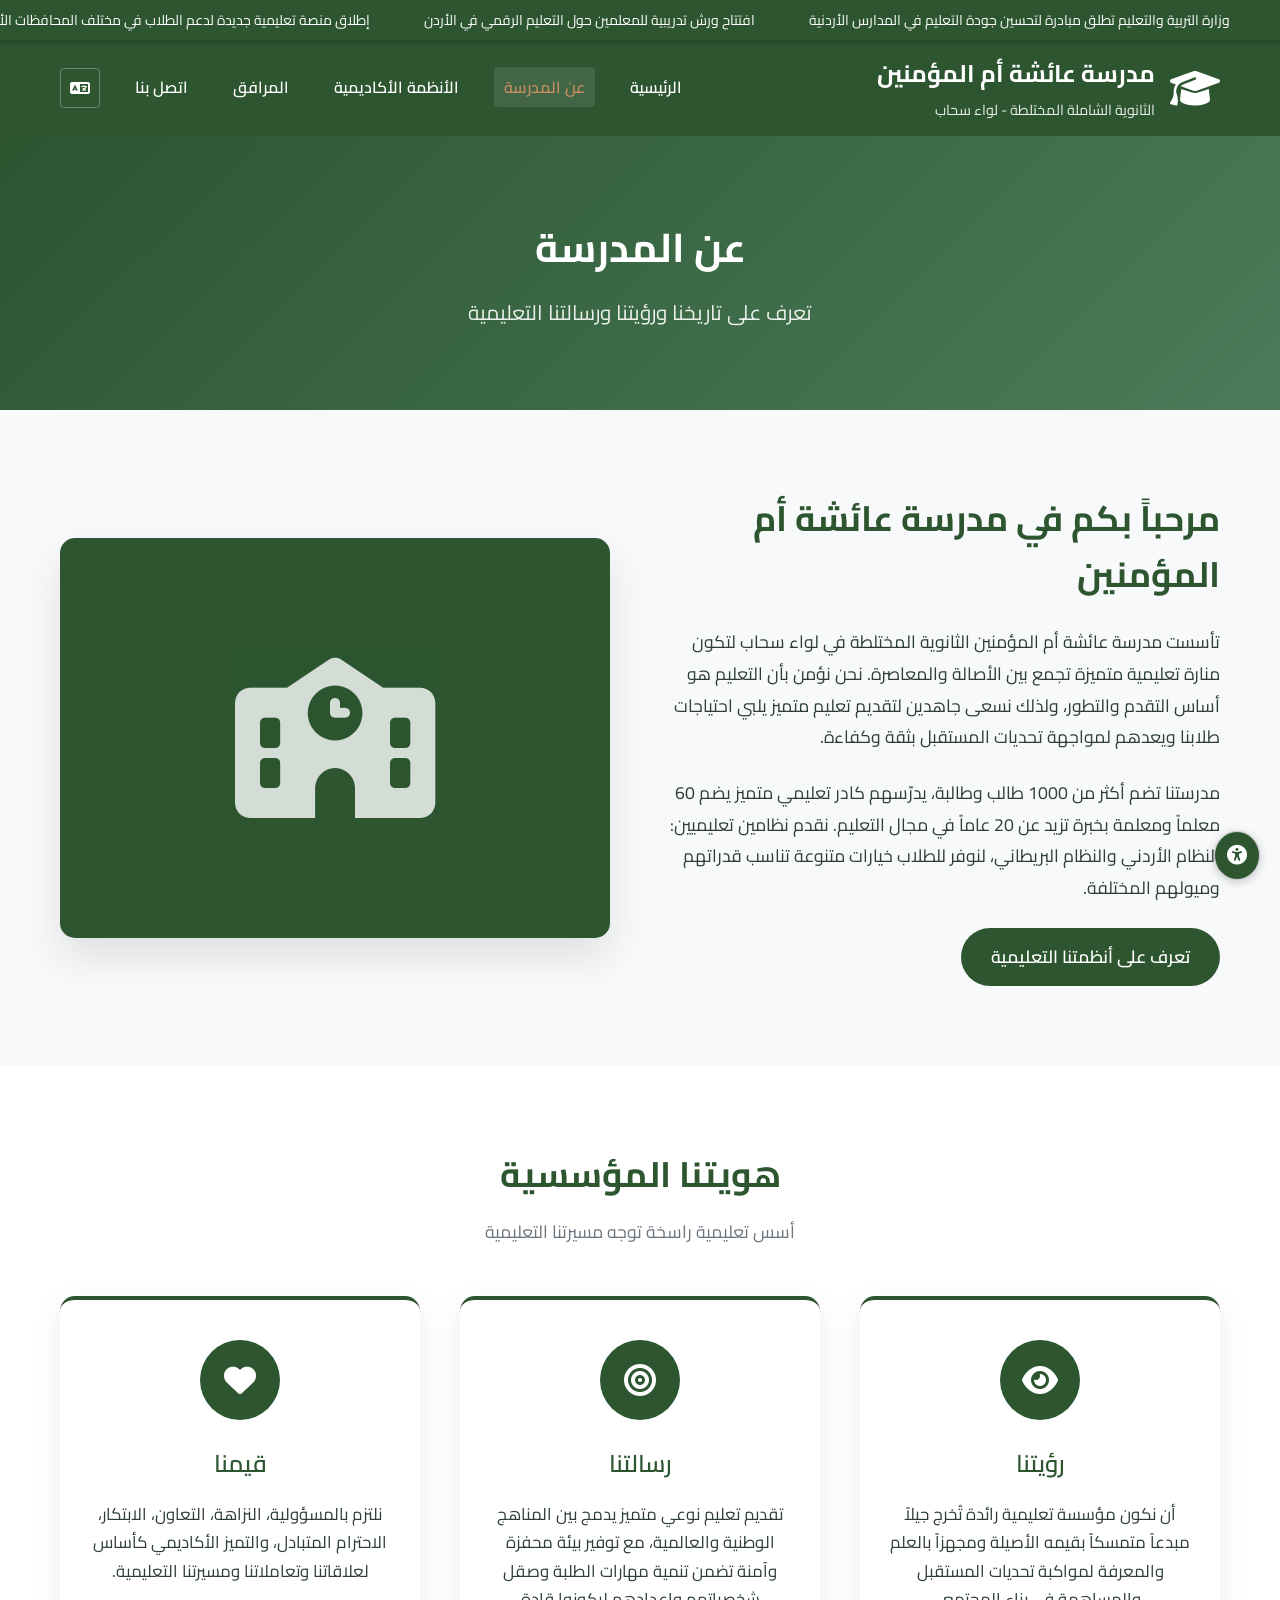
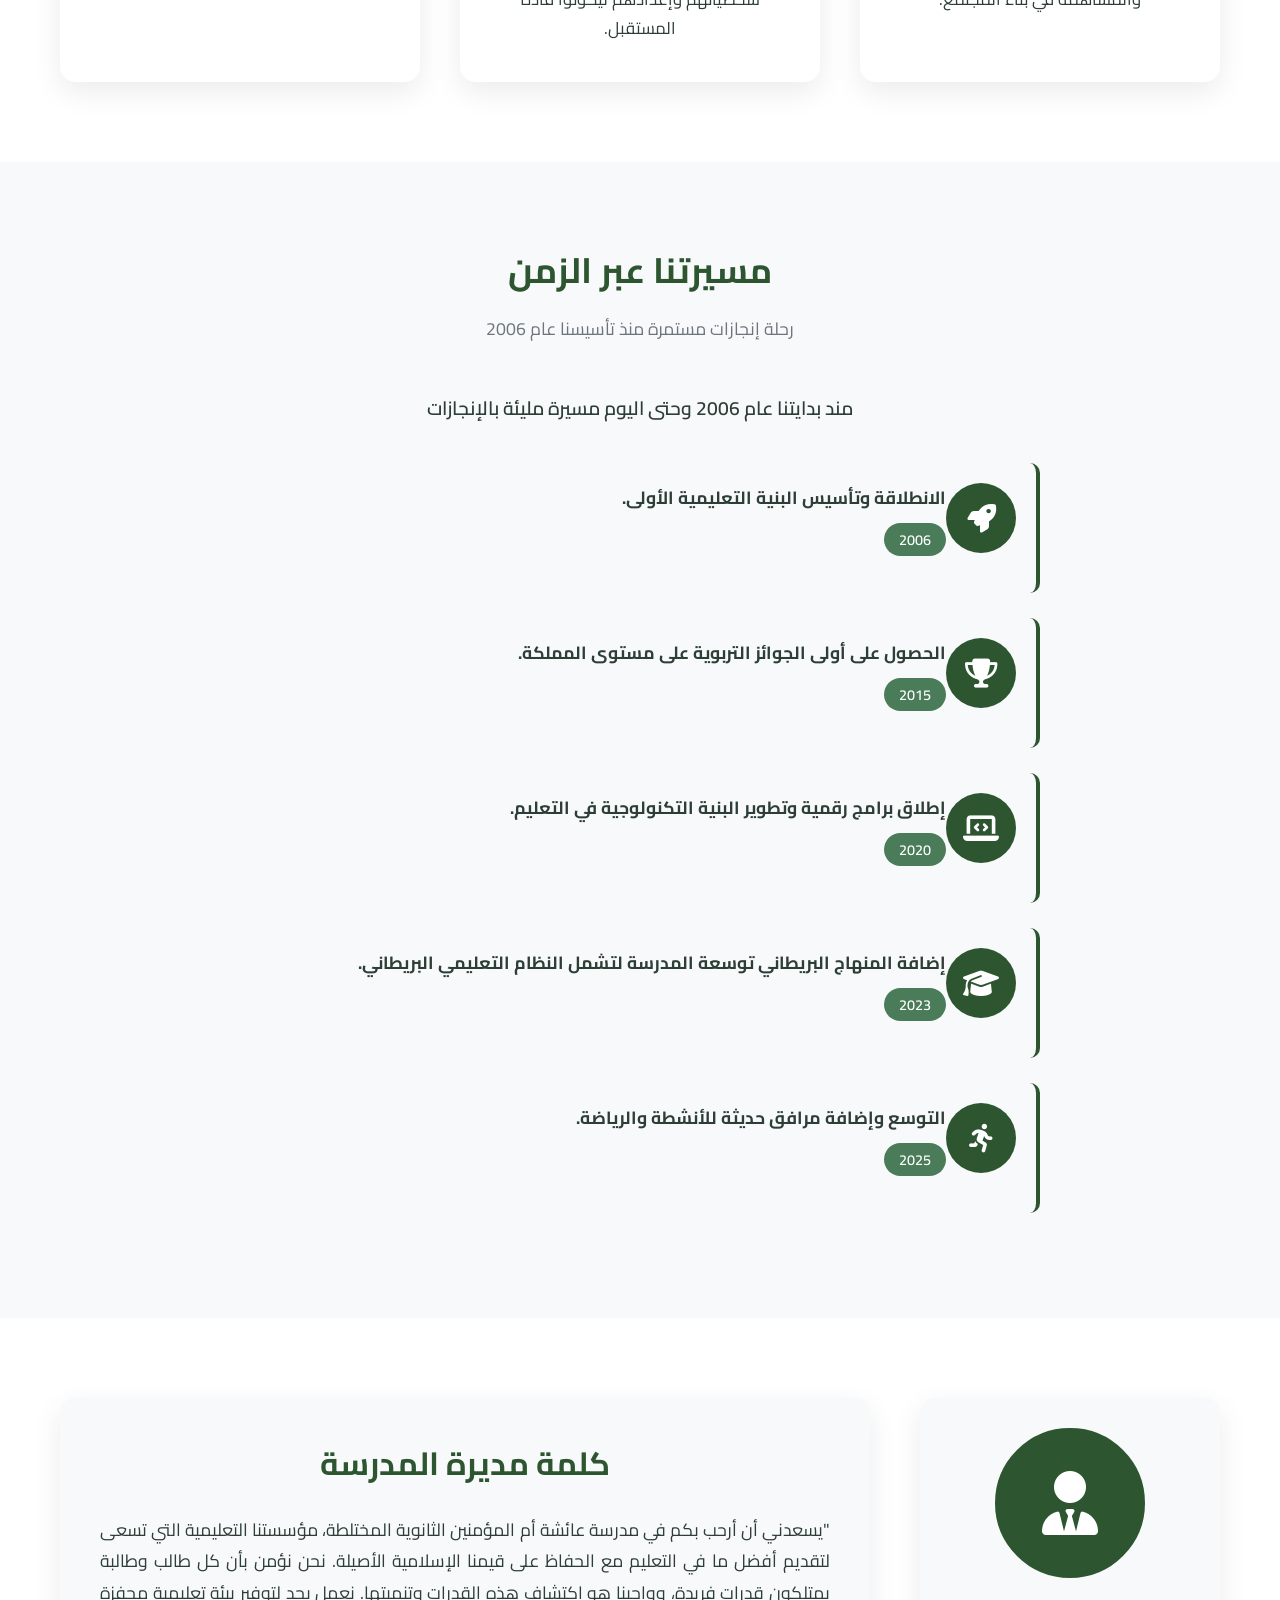
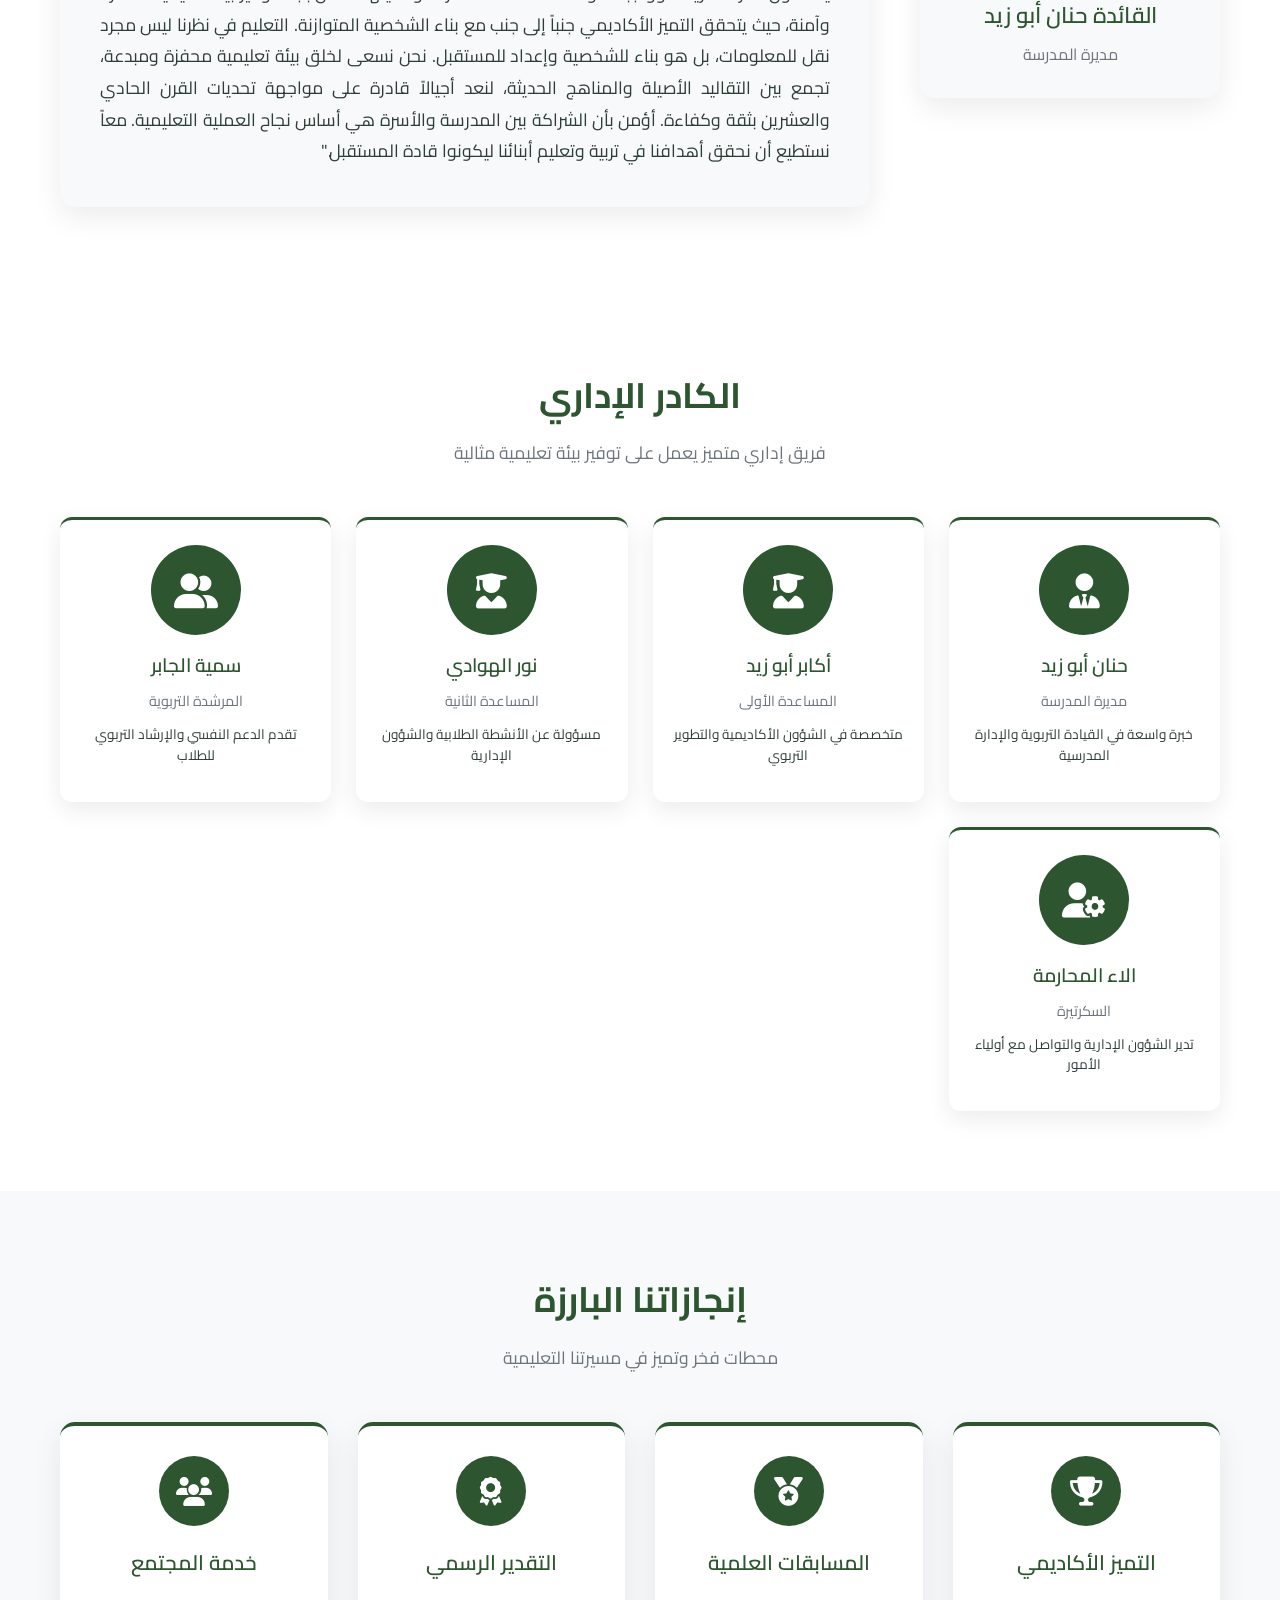
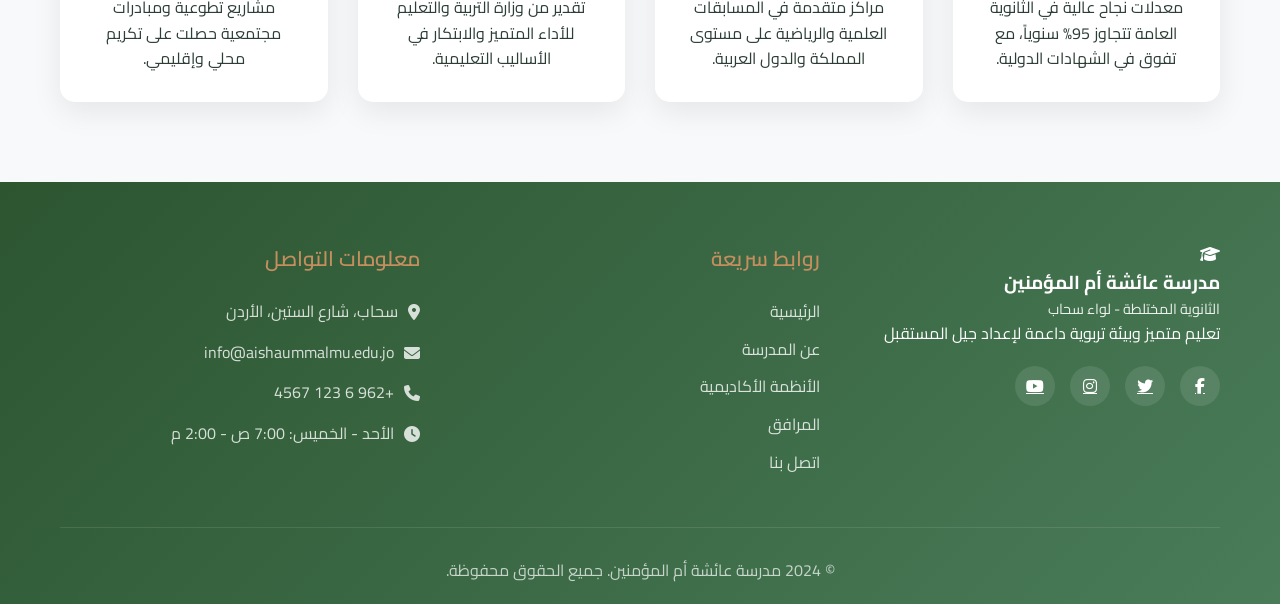
<file: about.html>
<!DOCTYPE html>
<html lang="ar" dir="rtl">
<head>
    <link rel="icon" type="image/png" href="lif (1).png" />
    <meta charset="UTF-8">
    <meta name="viewport" content="width=device-width, initial-scale=1.0">
    <title>عن المدرسة - مدرسة عائشة أم المؤمنين</title>
    <meta name="description" content="تعرف على مدرسة عائشة أم المؤمنين، تاريخها، رؤيتها، وكادرها التعليمي المتميز">
    <link href="https://fonts.googleapis.com/css2?family=Cairo:wght@300;400;600;700&family=Roboto:wght@300;400;500;700&display=swap" rel="stylesheet">
    <link rel="stylesheet" href="https://cdnjs.cloudflare.com/ajax/libs/font-awesome/6.4.0/css/all.min.css">
    <style>
   .main-nav {
            background: var(--primary);
            padding: 15px 0;
            box-shadow: 0 2px 10px rgba(0,0,0,0.1);
        }

        .nav-content {
            display: flex;
            justify-content: space-between;
            align-items: center;
        }

        .logo {
            display: flex;
            align-items: center;
            text-decoration: none;
            color: white;
            gap: 15px;
        }

        .logo i {
            font-size: 2.5rem;
        }

        .logo-text h1 {
            font-size: 1.5rem;
            margin-bottom: 5px;
        }

        .logo-text p {
            font-size: 0.9rem;
            opacity: 0.9;
        }

        .nav-menu {
            display: flex;
            list-style: none;
            gap: 25px;
            align-items: center;
        }

        .nav-menu a {
            color: white;
            text-decoration: none;
            font-weight: 600;
            transition: color 0.3s;
            padding: 5px 10px;
            border-radius: 4px;
        }

        .nav-menu a:hover, .nav-menu a.active {
            color: var(--accent);
            background: rgba(255,255,255,0.1);
        }

        .language-btn {
            background: transparent;
            color: white;
            border: 1px solid rgba(255,255,255,0.3);
            padding: 8px 12px;
            border-radius: 4px;
            cursor: pointer;
            transition: all 0.3s ease;
            font-size: 1rem;
            display: flex;
            align-items: center;
            justify-content: center;
            width: 40px;
            height: 40px;
        }

        .language-btn:hover {
            background: rgba(255,255,255,0.1);
        }

        .mobile-menu-btn {
            display: none;
            background: none;
            border: none;
            color: white;
            font-size: 1.5rem;
            cursor: pointer;
        }

        :root {
            --primary: #2c5530;
            --secondary: #4a7c59;
            --accent: #c48e5f;
            --light: #f8f9fa;
            --dark: #2d3e36;
            --neutral: #6c757d;
            --success: #7aa893;
            --warning: #e6c57a;
            --danger: #d97706;
            --gradient: linear-gradient(135deg, #2c5530, #4a7c59);
            --gradient-light: linear-gradient(135deg, #4a7c59, #c48e5f);
        }

        * {
            margin: 0;
            padding: 0;
            box-sizing: border-box;
            transition: font-size 0.3s ease, filter 0.3s ease;
        }

        body {
            font-family: 'Cairo', sans-serif;
            line-height: 1.6;
            color: var(--dark);
            background-color: var(--light);
            font-size: 16px;
        }

        /* أحجام الخطوط المختلفة */
        body.font-small {
            font-size: 14px;
        }

        body.font-medium {
            font-size: 16px;
        }

        body.font-large {
            font-size: 18px;
        }

        /* التباين العالي */
        body.contrast-high {
            --primary: #000000;
            --secondary: #333333;
            --light: #ffffff;
            --dark: #000000;
            --accent: #ff6600;
            color: #000000;
            background-color: #ffffff;
        }

        body.contrast-high * {
            color: #000000 !important;
            background-color: #ffffff !important;
            border-color: #000000 !important;
        }

        body.contrast-high .btn,
        body.contrast-high .stat-icon,
        body.contrast-high .feature-icon,
        body.contrast-high .system-icon {
            background-color: #000000 !important;
            color: #ffffff !important;
            border: 2px solid #000000 !important;
        }

        .container {
            width: 100%;
            max-width: 1200px;
            margin: 0 auto;
            padding: 0 20px;
        }

        /* شريط الأخبار */
        .news-bar {
            background-color: var(--primary);
            color: #fff;
            width: 100%;
            overflow: hidden;
            white-space: nowrap;
            box-shadow: 0 2px 5px rgba(0,0,0,0.2);
            position: relative;
            height: 40px;
            display: flex;
            align-items: center;
        }

        .news-wrapper {
            display: inline-block;
            padding-left: 100%;
            animation: scroll 60s linear infinite;
        }

        .news-wrapper a {
            color: #fff;
            text-decoration: none;
            margin-right: 50px;
            font-size: 14px;
        }

        @keyframes scroll {
            0% { transform: translateX(0); }
            100% { transform: translateX(-100%); }
        }

        /* زر إمكانية الوصول */
        .accessibility-side {
            position: fixed;
            bottom: 20px;
            right: 20px;
            z-index: 10000;
            display: flex;
            flex-direction: column;
            align-items: flex-end;
        }

        .accessibility-btn {
            background-color: var(--primary);
            border: 1px solid #ccc;
            padding: 12px;
            border-radius: 50%;
            cursor: pointer;
            font-size: 20px;
            transition: transform 0.2s;
            box-shadow: 0 2px 10px rgba(0,0,0,0.2);
            color: white;
        }

        .accessibility-btn:hover {
            transform: scale(1.1);
            background-color: var(--secondary);
        }

        .accessibility-dropdown {
            display: none;
            flex-direction: column;
            background-color: #fff;
            border-radius: 8px;
            box-shadow: 0 2px 6px rgba(0,0,0,0.2);
            margin-top: 10px;
            min-width: 180px;
            position: absolute;
            bottom: 100%;
            right: 0;
        }

        .accessibility-dropdown a {
            display: block;
            padding: 8px 12px;
            color: #333;
            text-decoration: none;
            font-size: 14px;
            border-bottom: 1px solid #f0f0f0;
        }

        .accessibility-dropdown a:hover {
            background-color: #eee;
        }

        /* Header بدون فراغ */
        .header {
            box-shadow: 0 2px 10px rgba(0,0,0,0.1);
            margin-top: 0;
        }

        .main-nav {
            background: var(--primary);
            padding: 15px 0;
        }

        .nav-content {
            display: flex;
            justify-content: space-between;
            align-items: center;
        }

        .logo {
            display: flex;
            align-items: center;
            text-decoration: none;
            color: white;
            gap: 15px;
        }

        .logo i {
            font-size: 2.5rem;
        }

        .logo-text h1 {
            font-size: 1.5rem;
            margin-bottom: 5px;
        }

        .logo-text p {
            font-size: 0.9rem;
            opacity: 0.9;
        }

        .nav-menu {
            display: flex;
            list-style: none;
            gap: 25px;
            align-items: center;
        }

        .nav-menu a {
            color: white;
            text-decoration: none;
            font-weight: 600;
            transition: color 0.3s;
            padding: 5px 10px;
            border-radius: 4px;
        }

        .nav-menu a:hover, .nav-menu a.active {
            color: var(--accent);
            background: rgba(255,255,255,0.1);
        }

        .language-btn {
            background: transparent;
            color: white;
            border: 1px solid rgba(255,255,255,0.3);
            padding: 8px 12px;
            border-radius: 4px;
            cursor: pointer;
            transition: all 0.3s ease;
            font-size: 1rem;
            display: flex;
            align-items: center;
            justify-content: center;
            width: 40px;
            height: 40px;
        }

        .language-btn:hover {
            background: rgba(255,255,255,0.1);
        }

        .mobile-menu-btn {
            display: none;
            background: none;
            border: none;
            color: white;
            font-size: 1.5rem;
            cursor: pointer;
        }

        /* Page Header */
        .page-header {
            background: var(--gradient);
            color: white;
            padding: 80px 0;
            text-align: center;
            margin-top: 0;
        }

        .page-header-content h1 {
            font-size: 2.5rem;
            margin-bottom: 1rem;
            font-weight: 700;
        }

        .page-header-content p {
            font-size: 1.3rem;
            opacity: 0.9;
        }

        /* تحسينات إضافية للصفحة */
        .school-intro {
            padding: 80px 0;
            background: var(--light);
        }

        .intro-content {
            display: grid;
            grid-template-columns: 1fr 1fr;
            gap: 60px;
            align-items: center;
        }

        .intro-text h2 {
            color: var(--primary);
            font-size: 2.2rem;
            margin-bottom: 1.5rem;
            font-weight: 700;
        }

        .intro-text p {
            font-size: 1.1rem;
            line-height: 1.8;
            margin-bottom: 1.5rem;
            color: var(--dark);
        }

        .intro-icon {
            position: relative;
            border-radius: 15px;
            overflow: hidden;
            box-shadow: 0 20px 40px rgba(0,0,0,0.1);
            background: var(--primary);
            height: 400px;
            display: flex;
            align-items: center;
            justify-content: center;
            color: white;
        }

        .intro-icon i {
            font-size: 10rem;
            opacity: 0.8;
        }

        .vision-mission-section {
            padding: 80px 0;
            background: white;
        }

        .section-header {
            text-align: center;
            margin-bottom: 50px;
        }

        .section-header h2 {
            color: var(--primary);
            font-size: 2.2rem;
            margin-bottom: 1rem;
            font-weight: 700;
        }

        .section-header p {
            color: var(--neutral);
            font-size: 1.1rem;
            max-width: 700px;
            margin: 0 auto;
            line-height: 1.6;
        }

        .vm-grid {
            display: grid;
            grid-template-columns: repeat(auto-fit, minmax(350px, 1fr));
            gap: 40px;
            margin-top: 50px;
        }

        .vm-card {
            background: white;
            padding: 40px 30px;
            border-radius: 15px;
            text-align: center;
            box-shadow: 0 10px 30px rgba(0,0,0,0.08);
            transition: all 0.3s ease;
            border-top: 4px solid var(--primary);
        }

        .vm-card:hover {
            transform: translateY(-10px);
            box-shadow: 0 20px 40px rgba(0,0,0,0.15);
        }

        .vm-icon {
            width: 80px;
            height: 80px;
            margin: 0 auto 25px;
            background: var(--primary);
            border-radius: 50%;
            display: flex;
            align-items: center;
            justify-content: center;
            color: white;
            font-size: 2rem;
        }

        .vm-card h3 {
            color: var(--primary);
            font-size: 1.5rem;
            margin-bottom: 1rem;
            font-weight: 600;
        }

        .vm-card p {
            color: var(--dark);
            line-height: 1.7;
            font-size: 1.05rem;
        }

        /* قسم التاريخ المعدل */
        .history-section {
            padding: 80px 0;
            background: var(--light);
        }

        .history-container {
            max-width: 1000px;
            margin: 0 auto;
        }

        .history-intro {
            text-align: center;
            margin-bottom: 40px;
            font-size: 1.2rem;
            color: var(--dark);
            font-weight: 600;
            padding: 0 20px;
        }

        .achievements-list {
            max-width: 800px;
            margin: 0 auto;
        }

        .achievement-item {
            display: flex;
            align-items: flex-start;
            margin-bottom: 25px;
            padding: 20px;
            background: #f8f9fa;
            border-radius: 10px;
            transition: all 0.3s ease;
            border-right: 4px solid var(--primary);
        }

        .achievement-item:hover {
            transform: translateX(-5px);
            box-shadow: 0 5px 15px rgba(0,0,0,0.1);
            background: white;
        }

        .achievement-icon {
            background: var(--primary);
            color: white;
            width: 40px;
            height: 40px;
            border-radius: 50%;
            display: flex;
            align-items: center;
            justify-content: center;
            margin-left: 20px;
            flex-shrink: 0;
            font-size: 1.2rem;
        }

        .achievement-text {
            flex: 1;
        }

        .achievement-text p {
            font-size: 1.1rem;
            line-height: 1.7;
            color: var(--dark);
            margin: 0;
        }

        .achievement-year {
            display: inline-block;
            background: var(--secondary);
            color: white;
            padding: 5px 15px;
            border-radius: 20px;
            font-size: 0.9rem;
            margin-top: 10px;
            font-weight: 600;
        }

        /* قسم الكادر الإداري - مصغر */
        .admin-staff {
            padding: 80px 0;
            background: white;
        }

        .staff-grid {
            display: grid;
            grid-template-columns: repeat(auto-fit, minmax(250px, 1fr));
            gap: 25px;
            margin-top: 50px;
        }

        .staff-card {
            background: white;
            padding: 25px 20px;
            border-radius: 12px;
            text-align: center;
            box-shadow: 0 8px 25px rgba(0,0,0,0.08);
            transition: all 0.3s ease;
            border-top: 3px solid var(--primary);
        }

        .staff-card:hover {
            transform: translateY(-8px);
            box-shadow: 0 15px 35px rgba(0,0,0,0.12);
        }

        .staff-image {
            width: 90px;
            height: 90px;
            margin: 0 auto 15px;
            background: var(--primary);
            border-radius: 50%;
            display: flex;
            align-items: center;
            justify-content: center;
            color: white;
            font-size: 2.2rem;
        }

        .staff-card h3 {
            color: var(--primary);
            font-size: 1.2rem;
            margin-bottom: 0.5rem;
            font-weight: 600;
        }

        .staff-card p {
            color: var(--neutral);
            font-size: 0.9rem;
            margin-bottom: 12px;
        }

        .staff-description p {
            color: var(--dark);
            font-size: 0.85rem;
            line-height: 1.5;
        }

        .principal-message {
            padding: 80px 0;
            background: white;
        }

        .message-content {
            display: grid;
            grid-template-columns: 300px 1fr;
            gap: 50px;
            align-items: start;
        }

        .principal-info {
            text-align: center;
            background: var(--light);
            padding: 30px;
            border-radius: 15px;
            box-shadow: 0 10px 30px rgba(0,0,0,0.08);
        }

        .principal-icon {
            width: 150px;
            height: 150px;
            margin: 0 auto 20px;
            border-radius: 50%;
            overflow: hidden;
            border: 4px solid var(--primary);
            background: var(--primary);
            display: flex;
            align-items: center;
            justify-content: center;
            color: white;
        }

        .principal-icon i {
            font-size: 4rem;
        }

        .principal-details h3 {
            color: var(--primary);
            font-size: 1.4rem;
            margin-bottom: 0.5rem;
            font-weight: 600;
        }

        .principal-details p {
            color: var(--neutral);
            font-size: 1rem;
        }

        .message-text {
            background: var(--light);
            padding: 40px;
            border-radius: 15px;
            box-shadow: 0 10px 30px rgba(0,0,0,0.08);
        }

        .message-text h2 {
            color: var(--primary);
            font-size: 2rem;
            margin-bottom: 1.5rem;
            text-align: center;
            font-weight: 700;
        }

        .message-text .message-content-single {
            font-size: 1.1rem;
            line-height: 1.8;
            color: var(--dark);
            text-align: justify;
        }

        .achievements-section {
            padding: 80px 0;
            background: var(--light);
        }

        .achievements-grid {
            display: grid;
            grid-template-columns: repeat(4, 1fr);
            gap: 30px;
            margin-top: 50px;
        }

        .achievement-card {
            background: white;
            padding: 30px;
            border-radius: 15px;
            text-align: center;
            box-shadow: 0 10px 30px rgba(0,0,0,0.08);
            transition: all 0.3s ease;
            border-top: 4px solid var(--primary);
        }

        .achievement-card:hover {
            transform: translateY(-5px);
            box-shadow: 0 15px 35px rgba(0,0,0,0.15);
        }

        .achievement-icon {
            width: 70px;
            height: 70px;
            margin: 0 auto 20px;
            background: var(--primary);
            border-radius: 50%;
            display: flex;
            align-items: center;
            justify-content: center;
            color: white;
            font-size: 1.8rem;
        }

        .achievement-card h3 {
            color: var(--primary);
            font-size: 1.3rem;
            margin-bottom: 1rem;
            font-weight: 600;
        }

        .achievement-card p {
            color: var(--dark);
            line-height: 1.6;
        }

        /* تحسين الأزرار العامة */
        .btn {
            display: inline-block;
            padding: 15px 30px;
            border-radius: 50px;
            text-decoration: none;
            font-weight: 600;
            font-size: 1.1rem;
            transition: all 0.3s ease;
            text-align: center;
            border: none;
            cursor: pointer;
        }

        .btn-primary {
            background: var(--primary);
            color: white;
        }

        .btn-primary:hover {
            background: var(--secondary);
            transform: translateY(-3px);
            box-shadow: 0 10px 25px rgba(67, 94, 70, 0.3);
        }

        .text-center {
            text-align: center;
        }

        /* تحسين الفوتر */
        .footer {
            background: var(--gradient);
            color: white;
            padding: 60px 0 20px;
        }

        .footer-content {
            display: grid;
            grid-template-columns: repeat(auto-fit, minmax(250px, 1fr));
            gap: 40px;
            margin-bottom: 40px;
        }

        .footer-section h4 {
            color: var(--accent);
            margin-bottom: 1.5rem;
            font-weight: 600;
            font-size: 1.3rem;
        }

        .footer-links {
            list-style: none;
            padding: 0;
        }

        .footer-links li {
            margin-bottom: 12px;
        }

        .footer-links li a {
            color: rgba(255,255,255,0.8);
            transition: color 0.3s ease;
            text-decoration: none;
            display: flex;
            align-items: center;
            gap: 8px;
        }

        .footer-links li a:hover {
            color: var(--accent);
            transform: translateX(-5px);
        }

        .contact-item {
            color: rgba(255,255,255,0.8);
            display: flex;
            align-items: center;
            gap: 10px;
            margin-bottom: 15px;
        }

        .social-links {
            display: flex;
            gap: 15px;
            margin-top: 20px;
        }

        .social-links a {
            width: 40px;
            height: 40px;
            background: rgba(255,255,255,0.1);
            color: white;
            border-radius: 50%;
            display: flex;
            align-items: center;
            justify-content: center;
            transition: all 0.3s ease;
        }

        .social-links a:hover {
            background: var(--accent);
            color: var(--dark);
            transform: translateY(-3px);
        }

        .footer-bottom {
            text-align: center;
            padding-top: 30px;
            border-top: 1px solid rgba(255,255,255,0.1);
            color: rgba(255,255,255,0.7);
        }

        /* تأثيرات الحركة */
        .animate-fade-in {
            opacity: 0;
            transform: translateY(30px);
            animation: fadeInUp 0.8s ease forwards;
        }

        @keyframes fadeInUp {
            to {
                opacity: 1;
                transform: translateY(0);
            }
        }

        /* تحسينات للعرض على الجوال */
        @media (max-width: 768px) {
            .nav-menu {
                display: none;
                position: absolute;
                top: 100%;
                left: 0;
                width: 100%;
                background: var(--primary);
                flex-direction: column;
                padding: 20px;
                box-shadow: 0 5px 10px rgba(0,0,0,0.1);
            }

            .nav-menu.active {
                display: flex;
            }

            .mobile-menu-btn {
                display: block;
            }

            .intro-content {
                grid-template-columns: 1fr;
                gap: 40px;
            }
            
            .message-content {
                grid-template-columns: 1fr;
                gap: 40px;
            }
            
            .page-header-content h1 {
                font-size: 2rem;
            }
            
            .page-header-content p {
                font-size: 1.1rem;
            }
            
            .section-header h2 {
                font-size: 1.8rem;
            }
            
            .section-header p {
                font-size: 1rem;
            }
            
            .vm-grid {
                grid-template-columns: 1fr;
            }
            
            .achievements-grid {
                grid-template-columns: 1fr;
            }
            
            .staff-grid {
                grid-template-columns: 1fr;
            }
            
            .achievement-item {
                flex-direction: column;
                text-align: center;
            }
            
            .achievement-icon {
                margin-left: 0;
                margin-bottom: 15px;
                align-self: center;
            }
        }
    </style>
</head>
<body class="font-medium">
    <!-- شريط الأخبار -->
    <div class="news-bar">
        <div class="news-wrapper">
            <a href="#">وزارة التربية والتعليم تطلق مبادرة لتحسين جودة التعليم في المدارس الأردنية</a>
            <a href="#">افتتاح ورش تدريبية للمعلمين حول التعليم الرقمي في الأردن</a>
            <a href="#">إطلاق منصة تعليمية جديدة لدعم الطلاب في مختلف المحافظات الأردنية</a>
            <a href="#">وزارة التعليم تصدر تقريرًا حول أداء المدارس في الأردن للعام الدراسي الحالي</a>
            <a href="#">زيادة عدد المدارس الحكومية المجهزة بالتقنيات الحديثة في الأردن</a>
            <a href="#">تطبيق نظام التعليم المدمج في المدارس الأردنية ابتداءً من الفصل القادم</a>
            <a href="#">برنامج لتطوير مهارات الطلاب في مجالات العلوم والتكنولوجيا</a>
            <a href="#">تعليم عن بعد: منصة جديدة تتيح للطلاب متابعة الدروس بسهولة</a>
            <a href="#">إقامة مؤتمرات تعليمية دورية لدعم المعلمين والمدارس</a>
            <a href="#">وزارة التعليم تعلن عن منح دراسية جديدة للطلاب المتفوقين</a>
            <!-- تكرار لضمان استمرار الحركة -->
            <a href="#">وزارة التربية والتعليم تطلق مبادرة لتحسين جودة التعليم في المدارس الأردنية</a>
            <a href="#">افتتاح ورش تدريبية للمعلمين حول التعليم الرقمي في الأردن</a>
        </div>
    </div>

    <!-- Header -->
    <header class="header">
        <nav class="main-nav">
            <div class="container">
                <div class="nav-content">
                    <a href="index.html" class="logo">
                        <i class="fas fa-graduation-cap"></i>
                        <div class="logo-text">
                            <h1 id="school-name">مدرسة عائشة أم المؤمنين</h1>
                            <p id="school-subtitle">الثانوية الشاملة المختلطة - لواء سحاب</p>
                        </div>
                    </a>
                    
                    <ul class="nav-menu" id="nav-menu">
                        <li><a href="index.html" id="nav-home">الرئيسية</a></li>
                        <li><a href="about.html" class="active" id="nav-about">عن المدرسة</a></li>
                        <li><a href="academic.html" id="nav-academic">الأنظمة الأكاديمية</a></li>
                        <li><a href="facilities.html" id="nav-facilities">المرافق</a></li>
                        <li><a href="contact.html" id="nav-contact">اتصل بنا</a></li>
                        <li>
                            <button class="language-btn" onclick="toggleLanguage()" title="تغيير اللغة">
                                <i class="fas fa-language"></i>
                            </button>
                        </li>
                    </ul>
                    
                    <button class="mobile-menu-btn" onclick="toggleMobileMenu()">
                        <i class="fas fa-bars"></i>
                    </button>
                </div>
            </div>
        </nav>
    </header>

    <!-- زر إمكانية الوصول -->
    <div class="accessibility-side">
        <button class="accessibility-btn" title="إمكانية الوصول" onclick="toggleAccessibility()">
            <i class="fas fa-universal-access"></i>
        </button>
        <div class="accessibility-dropdown" id="accessibilityDropdown">
            <a href="#" onclick="changeFontSize('small')"><i class="fas fa-text-height"></i> <span id="access-small">نص صغير</span></a>
            <a href="#" onclick="changeFontSize('medium')"><i class="fas fa-text-height"></i> <span id="access-medium">نص متوسط</span></a>
            <a href="#" onclick="changeFontSize('large')"><i class="fas fa-text-height"></i> <span id="access-large">نص كبير</span></a>
            <a href="#" onclick="changeContrast('high')"><i class="fas fa-adjust"></i> <span id="access-high">تباين عالي</span></a>
            <a href="#" onclick="changeContrast('normal')"><i class="fas fa-adjust"></i> <span id="access-normal">تباين عادي</span></a>
        </div>
    </div>

    <!-- Page Header -->
    <section class="page-header">
        <div class="container">
            <div class="page-header-content">
                <h1 id="page-title">عن المدرسة</h1>
                <p id="page-subtitle">تعرف على تاريخنا ورؤيتنا ورسالتنا التعليمية</p>
            </div>
        </div>
    </section>

    <!-- School Introduction -->
    <section class="school-intro">
        <div class="container">
            <div class="intro-content">
                <div class="intro-text">
                    <h2 id="welcome-title">مرحباً بكم في مدرسة عائشة أم المؤمنين</h2>
                    <p id="school-intro-text">
                        تأسست مدرسة عائشة أم المؤمنين الثانوية المختلطة في لواء سحاب لتكون منارة تعليمية متميزة تجمع بين الأصالة والمعاصرة. 
                        نحن نؤمن بأن التعليم هو أساس التقدم والتطور، ولذلك نسعى جاهدين لتقديم تعليم متميز يلبي احتياجات طلابنا 
                        ويعدهم لمواجهة تحديات المستقبل بثقة وكفاءة.
                    </p>
                    <p id="school-mission-text">
                        مدرستنا تضم أكثر من 1000 طالب وطالبة، يدرّسهم كادر تعليمي متميز يضم 60 معلماً ومعلمة بخبرة تزيد عن 20 عاماً 
                        في مجال التعليم. نقدم نظامين تعليميين: النظام الأردني والنظام البريطاني، لنوفر للطلاب خيارات متنوعة تناسب 
                        قدراتهم وميولهم المختلفة.
                    </p>
                    <a href="academic.html" class="btn btn-primary" id="learn-more-btn">تعرف على أنظمتنا التعليمية</a>
                </div>
                <div class="intro-icon">
                    <i class="fas fa-school"></i>
                </div>
            </div>
        </div>
    </section>

    <!-- Vision, Mission, Values -->
    <section class="vision-mission-section">
        <div class="container">
            <div class="section-header">
                <h2 id="our-identity">هويتنا المؤسسية</h2>
                <p id="identity-subtitle">أسس تعليمية راسخة توجه مسيرتنا التعليمية</p>
            </div>
            
            <div class="vm-grid">
                <div class="vm-card animate-fade-in">
                    <div class="vm-icon">
                        <i class="fas fa-eye"></i>
                    </div>
                    <h3 id="our-vision">رؤيتنا</h3>
                    <p id="vision-text">
                        أن نكون مؤسسة تعليمية رائدة تُخرج جيلاً مبدعاً متمسكاً بقيمه الأصيلة 
                        ومجهزاً بالعلم والمعرفة لمواكبة تحديات المستقبل والمساهمة في بناء المجتمع.
                    </p>
                </div>

                <div class="vm-card animate-fade-in">
                    <div class="vm-icon">
                        <i class="fas fa-bullseye"></i>
                    </div>
                    <h3 id="our-mission">رسالتنا</h3>
                    <p id="mission-text">
                        تقديم تعليم نوعي متميز يدمج بين المناهج الوطنية والعالمية، 
                        مع توفير بيئة محفزة وآمنة تضمن تنمية مهارات الطلبة وصقل شخصياتهم
                        وإعدادهم ليكونوا قادة المستقبل.
                    </p>
                </div>

                <div class="vm-card animate-fade-in">
                    <div class="vm-icon">
                        <i class="fas fa-heart"></i>
                    </div>
                    <h3 id="our-values">قيمنا</h3>
                    <p id="values-text">
                        نلتزم بالمسؤولية، النزاهة، التعاون، الابتكار، الاحترام المتبادل، 
                        والتميز الأكاديمي كأساس لعلاقاتنا وتعاملاتنا ومسيرتنا التعليمية.
                    </p>
                </div>
            </div>
        </div>
    </section>

    <!-- Our History -->
    <section class="history-section">
        <div class="container">
            <div class="section-header">
                <h2 id="our-history">مسيرتنا عبر الزمن</h2>
                <p id="history-desc">رحلة إنجازات مستمرة منذ تأسيسنا عام 2006</p>
            </div>
            
            <div class="history-intro" id="history-intro-text">
                مند بدايتنا عام 2006 وحتى اليوم مسيرة مليئة بالإنجازات
            </div>
            
            <div class="achievements-list">
                <div class="achievement-item">
                    <div class="achievement-icon">
                        <i class="fas fa-rocket"></i>
                    </div>
                    <div class="achievement-text">
                        <p><strong id="history-achievement1">الانطلاقة وتأسيس البنية التعليمية الأولى.</strong></p>
                        <span class="achievement-year" id="history-year1">2006</span>
                    </div>
                </div>
                
                <div class="achievement-item">
                    <div class="achievement-icon">
                        <i class="fas fa-trophy"></i>
                    </div>
                    <div class="achievement-text">
                        <p><strong id="history-achievement2">الحصول على أولى الجوائز التربوية على مستوى المملكة.</strong></p>
                        <span class="achievement-year" id="history-year2">2015</span>
                    </div>
                </div>
                
                <div class="achievement-item">
                    <div class="achievement-icon">
                        <i class="fas fa-laptop-code"></i>
                    </div>
                    <div class="achievement-text">
                        <p><strong id="history-achievement3">إطلاق برامج رقمية وتطوير البنية التكنولوجية في التعليم.</strong></p>
                        <span class="achievement-year" id="history-year3">2020</span>
                    </div>
                </div>
                
                <div class="achievement-item">
                    <div class="achievement-icon">
                        <i class="fas fa-graduation-cap"></i>
                    </div>
                    <div class="achievement-text">
                        <p><strong id="history-achievement4">إضافة المنهاج البريطاني توسعة المدرسة لتشمل النظام التعليمي البريطاني.</strong></p>
                        <span class="achievement-year" id="history-year4">2023</span>
                    </div>
                </div>
                
                <div class="achievement-item">
                    <div class="achievement-icon">
                        <i class="fas fa-running"></i>
                    </div>
                    <div class="achievement-text">
                        <p><strong id="history-achievement5">التوسع وإضافة مرافق حديثة للأنشطة والرياضة.</strong></p>
                        <span class="achievement-year" id="history-year5">2025</span>
                    </div>
                </div>
            </div>
        </div>
    </section>

    <!-- Principal's Message -->
    <section class="principal-message">
        <div class="container">
            <div class="message-content">
                <div class="principal-info">
                    <div class="principal-icon">
                        <i class="fas fa-user-tie"></i>
                    </div>
                    <div class="principal-details">
                        <h3 id="principal-name">القائدة حنان أبو زيد</h3>
                        <p id="principal-title">مديرة المدرسة</p>
                    </div>
                </div>
                <div class="message-text">
                    <h2 id="principal-message-title">كلمة مديرة المدرسة</h2>
                    <div class="message-content-single">
                        <p id="principal-message-full">
                            "يسعدني أن أرحب بكم في مدرسة عائشة أم المؤمنين الثانوية المختلطة، مؤسستنا التعليمية التي تسعى لتقديم أفضل ما في التعليم مع الحفاظ على قيمنا الإسلامية الأصيلة. نحن نؤمن بأن كل طالب وطالبة يمتلكون قدرات فريدة، وواجبنا هو اكتشاف هذه القدرات وتنميتها. نعمل بجد لتوفير بيئة تعليمية محفزة وآمنة، حيث يتحقق التميز الأكاديمي جنباً إلى جنب مع بناء الشخصية المتوازنة. التعليم في نظرنا ليس مجرد نقل للمعلومات، بل هو بناء للشخصية وإعداد للمستقبل. نحن نسعى لخلق بيئة تعليمية محفزة ومبدعة، تجمع بين التقاليد الأصيلة والمناهج الحديثة، لنعد أجيالاً قادرة على مواجهة تحديات القرن الحادي والعشرين بثقة وكفاءة. أؤمن بأن الشراكة بين المدرسة والأسرة هي أساس نجاح العملية التعليمية. معاً نستطيع أن نحقق أهدافنا في تربية وتعليم أبنائنا ليكونوا قادة المستقبل."
                        </p>
                    </div>
                </div>
            </div>
        </div>
    </section>

    <!-- Administrative Staff -->
    <section class="admin-staff">
        <div class="container">
            <div class="section-header">
                <h2 id="admin-team">الكادر الإداري</h2>
                <p id="admin-desc">فريق إداري متميز يعمل على توفير بيئة تعليمية مثالية</p>
            </div>
            
            <div class="staff-grid">
                <div class="staff-card animate-fade-in">
                    <div class="staff-image">
                        <i class="fas fa-user-tie"></i>
                    </div>
                    <h3 id="principal-name-staff">حنان أبو زيد</h3>
                    <p id="principal-title-staff">مديرة المدرسة</p>
                    <div class="staff-description">
                        <p id="principal-desc">خبرة واسعة في القيادة التربوية والإدارة المدرسية</p>
                    </div>
                </div>
                
                <div class="staff-card animate-fade-in">
                    <div class="staff-image">
                        <i class="fas fa-user-graduate"></i>
                    </div>
                    <h3 id="assistant1-name">أكابر أبو زيد</h3>
                    <p id="assistant1-title">المساعدة الأولى</p>
                    <div class="staff-description">
                        <p id="assistant1-desc">متخصصة في الشؤون الأكاديمية والتطوير التربوي</p>
                    </div>
                </div>
                
                <div class="staff-card animate-fade-in">
                    <div class="staff-image">
                        <i class="fas fa-user-graduate"></i>
                    </div>
                    <h3 id="assistant2-name">نور الهوادي</h3>
                    <p id="assistant2-title">المساعدة الثانية</p>
                    <div class="staff-description">
                        <p id="assistant2-desc">مسؤولة عن الأنشطة الطلابية والشؤون الإدارية</p>
                    </div>
                </div>
                
                <div class="staff-card animate-fade-in">
                    <div class="staff-image">
                        <i class="fas fa-user-friends"></i>
                    </div>
                    <h3 id="counselor-name">سمية الجابر</h3>
                    <p id="counselor-title">المرشدة التربوية</p>
                    <div class="staff-description">
                        <p id="counselor-desc">تقدم الدعم النفسي والإرشاد التربوي للطلاب</p>
                    </div>
                </div>
                
                <div class="staff-card animate-fade-in">
                    <div class="staff-image">
                        <i class="fas fa-user-cog"></i>
                    </div>
                    <h3 id="secretary-name">الاء المحارمة</h3>
                    <p id="secretary-title">السكرتيرة</p>
                    <div class="staff-description">
                        <p id="secretary-desc">تدير الشؤون الإدارية والتواصل مع أولياء الأمور</p>
                    </div>
                </div>
            </div>
        </div>
    </section>

    <!-- School Achievements -->
    <section class="achievements-section">
        <div class="container">
            <div class="section-header">
                <h2 id="our-achievements">إنجازاتنا البارزة</h2>
                <p id="achievements-desc">محطات فخر وتميز في مسيرتنا التعليمية</p>
            </div>
            
            <div class="achievements-grid">
                <div class="achievement-card animate-fade-in">
                    <div class="achievement-icon">
                        <i class="fas fa-trophy"></i>
                    </div>
                    <h3 id="academic-excellence">التميز الأكاديمي</h3>
                    <p id="academic-achievement">معدلات نجاح عالية في الثانوية العامة تتجاوز 95% سنوياً، مع تفوق في الشهادات الدولية.</p>
                </div>
                
                <div class="achievement-card animate-fade-in">
                    <div class="achievement-icon">
                        <i class="fas fa-medal"></i>
                    </div>
                    <h3 id="competitions">المسابقات العلمية</h3>
                    <p id="competitions-achievement">مراكز متقدمة في المسابقات العلمية والرياضية على مستوى المملكة والدول العربية.</p>
                </div>
                
                <div class="achievement-card animate-fade-in">
                    <div class="achievement-icon">
                        <i class="fas fa-award"></i>
                    </div>
                    <h3 id="recognition">التقدير الرسمي</h3>
                    <p id="recognition-achievement">تقدير من وزارة التربية والتعليم للأداء المتميز والابتكار في الأساليب التعليمية.</p>
                </div>
                
                <div class="achievement-card animate-fade-in">
                    <div class="achievement-icon">
                        <i class="fas fa-users"></i>
                    </div>
                    <h3 id="community-service">خدمة المجتمع</h3>
                    <p id="community-achievement">مشاريع تطوعية ومبادرات مجتمعية حصلت على تكريم محلي وإقليمي.</p>
                </div>
            </div>
        </div>
    </section>

    <!-- Footer -->
    <footer class="footer">
        <div class="container">
            <div class="footer-content">
                <div class="footer-section">
                    <div class="footer-logo">
                        <i class="fas fa-graduation-cap"></i>
                        <div class="logo-text">
                            <h3 id="footer-school-name">مدرسة عائشة أم المؤمنين</h3>
                            <p id="footer-school-subtitle">الثانوية المختلطة - لواء سحاب</p>
                        </div>
                    </div>
                    <p id="footer-desc">تعليم متميز وبيئة تربوية داعمة لإعداد جيل المستقبل</p>
                    <div class="social-links">
                        <a href="https://web.facebook.com/p/%D9%85%D8%AF%D8%B1%D8%B3%D8%A9-%D8%B9%D8%A7%D8%A6%D8%B4%D8%A9-%D8%A3%D9%85-%D8%A7%D9%84%D9%85%D8%A4%D9%85%D9%86%D9%8A%D9%86-%D8%A7%D9%84%D8%AB%D8%A7%D9%86%D9%88%D9%8A%D8%A9-%D8%A7%D9%84%D9%85%D8%AE%D8%AA%D9%84%D8%B7%D8%A9-%D9%84%D9%88%D8%A7%D8%A1-%D8%B3%D8%AD%D8%A7%D8%A8-100057617641633/?_rdc=1&_rdr#" target="_blank" title="Facebook">
                            <i class="fab fa-facebook-f"></i>
                        </a>
                        <a href="#" target="_blank" title="Twitter">
                            <i class="fab fa-twitter"></i>
                        </a>
                        <a href="#" target="_blank" title="Instagram">
                            <i class="fab fa-instagram"></i>
                        </a>
                        <a href="#" target="_blank" title="YouTube">
                            <i class="fab fa-youtube"></i>
                        </a>
                    </div>
                </div>
                
                <div class="footer-section">
                    <h4 id="footer-links-title">روابط سريعة</h4>
                    <ul class="footer-links">
                        <li><a href="index.html" id="footer-home">الرئيسية</a></li>
                        <li><a href="about.html" id="footer-about">عن المدرسة</a></li>
                        <li><a href="academic.html" id="footer-academic">الأنظمة الأكاديمية</a></li>
                        <li><a href="facilities.html" id="footer-facilities">المرافق</a></li>
                        <li><a href="contact.html" id="footer-contact">اتصل بنا</a></li>
                    </ul>
                </div>
                
                <div class="footer-section">
                    <h4 id="footer-contact-title">معلومات التواصل</h4>
                    <div class="contact-item">
                        <i class="fas fa-map-marker-alt"></i>
                        <span id="footer-address">سحاب، شارع الستين، الأردن</span>
                    </div>
                    <div class="contact-item">
                        <i class="fas fa-envelope"></i>
                        <span>info@aishaummalmu.edu.jo</span>
                    </div>
                    <div class="contact-item">
                        <i class="fas fa-phone"></i>
                        <span>+962 6 123 4567</span>
                    </div>
                    <div class="contact-item">
                        <i class="fas fa-clock"></i>
                        <span id="footer-hours">الأحد - الخميس: 7:00 ص - 2:00 م</span>
                    </div>
                </div>
            </div>
            
            <div class="footer-bottom">
                <p id="footer-copyright">&copy; 2024 مدرسة عائشة أم المؤمنين. جميع الحقوق محفوظة.</p>
            </div>
        </div>
    </footer>

    <script>
        // كائن الترجمة يحتوي على النصوص باللغتين العربية والإنجليزية
        const translations = {
            ar: {
                // شريط التنقل
                "school-name": "مدرسة عائشة أم المؤمنين",
                "school-subtitle": "الثانوية الشاملة المختلطة - لواء سحاب",
                "nav-home": "الرئيسية",
                "nav-about": "عن المدرسة",
                "nav-academic": "الأنظمة الأكاديمية",
                "nav-facilities": "المرافق",
                "nav-contact": "اتصل بنا",
                
                // صفحة العنوان
                "page-title": "عن المدرسة",
                "page-subtitle": "تعرف على تاريخنا ورؤيتنا ورسالتنا التعليمية",
                
                // مقدمة المدرسة
                "welcome-title": "مرحباً بكم في مدرسة عائشة أم المؤمنين",
                "school-intro-text": "تأسست مدرسة عائشة أم المؤمنين الثانوية المختلطة في لواء سحاب لتكون منارة تعليمية متميزة تجمع بين الأصالة والمعاصرة. نحن نؤمن بأن التعليم هو أساس التقدم والتطور، ولذلك نسعى جاهدين لتقديم تعليم متميز يلبي احتياجات طلابنا ويعدهم لمواجهة تحديات المستقبل بثقة وكفاءة.",
                "school-mission-text": "مدرستنا تضم أكثر من 1000 طالب وطالبة، يدرّسهم كادر تعليمي متميز يضم 60 معلماً ومعلمة بخبرة تزيد عن 20 عاماً في مجال التعليم. نقدم نظامين تعليميين: النظام الأردني والنظام البريطاني، لنوفر للطلاب خيارات متنوعة تناسب قدراتهم وميولهم المختلفة.",
                "learn-more-btn": "تعرف على أنظمتنا التعليمية",
                
                // الرؤية والرسالة والقيم
                "our-identity": "هويتنا المؤسسية",
                "identity-subtitle": "أسس تعليمية راسخة توجه مسيرتنا التعليمية",
                "our-vision": "رؤيتنا",
                "vision-text": "أن نكون مؤسسة تعليمية رائدة تُخرج جيلاً مبدعاً متمسكاً بقيمه الأصيلة ومجهزاً بالعلم والمعرفة لمواكبة تحديات المستقبل والمساهمة في بناء المجتمع.",
                "our-mission": "رسالتنا",
                "mission-text": "تقديم تعليم نوعي متميز يدمج بين المناهج الوطنية والعالمية، مع توفير بيئة محفزة وآمنة تضمن تنمية مهارات الطلبة وصقل شخصياتهم وإعدادهم ليكونوا قادة المستقبل.",
                "our-values": "قيمنا",
                "values-text": "نلتزم بالمسؤولية، النزاهة، التعاون، الابتكار، الاحترام المتبادل، والتميز الأكاديمي كأساس لعلاقاتنا وتعاملاتنا ومسيرتنا التعليمية.",
                
                // التاريخ
                "our-history": "مسيرتنا عبر الزمن",
                "history-desc": "رحلة إنجازات مستمرة منذ تأسيسنا عام 2006",
                "history-intro-text": "مند بدايتنا عام 2006 وحتى اليوم مسيرة مليئة بالإنجازات",
                "history-achievement1": "الانطلاقة وتأسيس البنية التعليمية الأولى.",
                "history-year1": "2006",
                "history-achievement2": "الحصول على أولى الجوائز التربوية على مستوى المملكة.",
                "history-year2": "2015",
                "history-achievement3": "إطلاق برامج رقمية وتطوير البنية التكنولوجية في التعليم.",
                "history-year3": "2020",
                "history-achievement4": "إضافة المنهاج البريطاني توسعة المدرسة لتشمل النظام التعليمي البريطاني.",
                "history-year4": "2023",
                "history-achievement5": "التوسع وإضافة مرافق حديثة للأنشطة والرياضة.",
                "history-year5": "2025",
                
                // كلمة المديرة
                "principal-name": "القائدة حنان أبو زيد",
                "principal-title": "مديرة المدرسة",
                "principal-message-title": "كلمة مديرة المدرسة",
                "principal-message-full": "\"يسعدني أن أرحب بكم في مدرسة عائشة أم المؤمنين الثانوية المختلطة، مؤسستنا التعليمية التي تسعى لتقديم أفضل ما في التعليم مع الحفاظ على قيمنا الإسلامية الأصيلة. نحن نؤمن بأن كل طالب وطالبة يمتلكون قدرات فريدة، وواجبنا هو اكتشاف هذه القدرات وتنميتها. نعمل بجد لتوفير بيئة تعليمية محفزة وآمنة، حيث يتحقق التميز الأكاديمي جنباً إلى جنب مع بناء الشخصية المتوازنة. التعليم في نظرنا ليس مجرد نقل للمعلومات، بل هو بناء للشخصية وإعداد للمستقبل. نحن نسعى لخلق بيئة تعليمية محفزة ومبدعة، تجمع بين التقاليد الأصيلة والمناهج الحديثة، لنعد أجيالاً قادرة على مواجهة تحديات القرن الحادي والعشرين بثقة وكفاءة. أؤمن بأن الشراكة بين المدرسة والأسرة هي أساس نجاح العملية التعليمية. معاً نستطيع أن نحقق أهدافنا في تربية وتعليم أبنائنا ليكونوا قادة المستقبل.\"",
                
                // الكادر الإداري
                "admin-team": "الكادر الإداري",
                "admin-desc": "فريق إداري متميز يعمل على توفير بيئة تعليمية مثالية",
                "principal-name-staff": "حنان أبو زيد",
                "principal-title-staff": "مديرة المدرسة",
                "principal-desc": "خبرة واسعة في القيادة التربوية والإدارة المدرسية",
                "assistant1-name": "أكابر أبو زيد",
                "assistant1-title": "المساعدة الأولى",
                "assistant1-desc": "متخصصة في الشؤون الأكاديمية والتطوير التربوي",
                "assistant2-name": "نور الهوادي",
                "assistant2-title": "المساعدة الثانية",
                "assistant2-desc": "مسؤولة عن الأنشطة الطلابية والشؤون الإدارية",
                "counselor-name": "سمية الجابر",
                "counselor-title": "المرشدة التربوية",
                "counselor-desc": "تقدم الدعم النفسي والإرشاد التربوي للطلاب",
                "secretary-name": "الاء المحارمة",
                "secretary-title": "السكرتيرة",
                "secretary-desc": "تدير الشؤون الإدارية والتواصل مع أولياء الأمور",
                
                // الإنجازات
                "our-achievements": "إنجازاتنا البارزة",
                "achievements-desc": "محطات فخر وتميز في مسيرتنا التعليمية",
                "academic-excellence": "التميز الأكاديمي",
                "academic-achievement": "معدلات نجاح عالية في الثانوية العامة تتجاوز 95% سنوياً، مع تفوق في الشهادات الدولية.",
                "competitions": "المسابقات العلمية",
                "competitions-achievement": "مراكز متقدمة في المسابقات العلمية والرياضية على مستوى المملكة والدول العربية.",
                "recognition": "التقدير الرسمي",
                "recognition-achievement": "تقدير من وزارة التربية والتعليم للأداء المتميز والابتكار في الأساليب التعليمية.",
                "community-service": "خدمة المجتمع",
                "community-achievement": "مشاريع تطوعية ومبادرات مجتمعية حصلت على تكريم محلي وإقليمي.",
                
                // إمكانية الوصول
                "access-small": "نص صغير",
                "access-medium": "نص متوسط",
                "access-large": "نص كبير",
                "access-high": "تباين عالي",
                "access-normal": "تباين عادي",
                
                // الفوتر
                "footer-school-name": "مدرسة عائشة أم المؤمنين",
                "footer-school-subtitle": "الثانوية المختلطة - لواء سحاب",
                "footer-desc": "تعليم متميز وبيئة تربوية داعمة لإعداد جيل المستقبل",
                "footer-links-title": "روابط سريعة",
                "footer-home": "الرئيسية",
                "footer-about": "عن المدرسة",
                "footer-academic": "الأنظمة الأكاديمية",
                "footer-facilities": "المرافق",
                "footer-contact": "اتصل بنا",
                "footer-contact-title": "معلومات التواصل",
                "footer-address": "سحاب، شارع الستين، الأردن",
                "footer-hours": "الأحد - الخميس: 7:00 ص - 2:00 م",
                "footer-copyright": "© 2024 مدرسة عائشة أم المؤمنين. جميع الحقوق محفوظة."
            },
            en: {
                // شريط التنقل
                "school-name": "Aisha Umm al-Mu'minin School",
                "school-subtitle": "Comprehensive Co-educational Secondary - Sahab District",
                "nav-home": "Home",
                "nav-about": "About Us",
                "nav-academic": "Academic Systems",
                "nav-facilities": "Facilities",
                "nav-contact": "Contact Us",
                
                // صفحة العنوان
                "page-title": "About the School",
                "page-subtitle": "Learn about our history, vision, and educational mission",
                
                // مقدمة المدرسة
                "welcome-title": "Welcome to Aisha Umm al-Mu'minin School",
                "school-intro-text": "Aisha Umm al-Mu'minin Secondary Mixed School was established in Sahab District to be a distinguished educational beacon that combines authenticity and modernity. We believe that education is the foundation of progress and development, and therefore we strive to provide distinguished education that meets the needs of our students and prepares them to face future challenges with confidence and efficiency.",
                "school-mission-text": "Our school includes more than 1000 male and female students, taught by a distinguished teaching staff of 60 male and female teachers with more than 20 years of experience in the field of education. We offer two educational systems: the Jordanian system and the British system, to provide students with diverse options that suit their different abilities and inclinations.",
                "learn-more-btn": "Learn about our educational systems",
                
                // الرؤية والرسالة والقيم
                "our-identity": "Our Institutional Identity",
                "identity-subtitle": "Solid educational foundations that guide our educational journey",
                "our-vision": "Our Vision",
                "vision-text": "To be a leading educational institution that graduates a creative generation adhering to its authentic values and equipped with science and knowledge to keep pace with future challenges and contribute to building society.",
                "our-mission": "Our Mission",
                "mission-text": "Providing distinguished quality education that integrates national and international curricula, while providing a stimulating and safe environment that ensures the development of students' skills, refining their personalities, and preparing them to be future leaders.",
                "our-values": "Our Values",
                "values-text": "We are committed to responsibility, integrity, cooperation, innovation, mutual respect, and academic excellence as the basis for our relationships, dealings, and educational journey.",
                
                // التاريخ
                "our-history": "Our Journey Through Time",
                "history-desc": "A continuous journey of achievements since our establishment in 2006",
                "history-intro-text": "From our beginning in 2006 until today, a journey full of achievements",
                "history-achievement1": "Launch and establishment of the first educational structure.",
                "history-year1": "2006",
                "history-achievement2": "Obtaining the first educational awards at the kingdom level.",
                "history-year2": "2015",
                "history-achievement3": "Launching digital programs and developing technological infrastructure in education.",
                "history-year3": "2020",
                "history-achievement4": "Adding the British curriculum and expanding the school to include the British educational system.",
                "history-year4": "2023",
                "history-achievement5": "Expansion and addition of modern facilities for activities and sports.",
                "history-year5": "2025",
                
                // كلمة المديرة
                "principal-name": "Principal Hanan Abu Zaid",
                "principal-title": "School Principal",
                "principal-message-title": "Principal's Message",
                "principal-message-full": "\"I am pleased to welcome you to Aisha Umm al-Mu'minin Secondary Mixed School, our educational institution that strives to provide the best in education while preserving our authentic Islamic values. We believe that every male and female student possesses unique abilities, and our duty is to discover and develop these abilities. We work hard to provide a stimulating and safe educational environment, where academic excellence is achieved alongside building a balanced personality. Education in our view is not just about transferring information, but about building character and preparing for the future. We strive to create a stimulating and creative educational environment that combines authentic traditions and modern curricula, to prepare generations capable of facing the challenges of the twenty-first century with confidence and efficiency. I believe that the partnership between the school and the family is the foundation of the success of the educational process. Together we can achieve our goals in raising and educating our children to be future leaders.\"",
                
                // الكادر الإداري
                "admin-team": "Administrative Staff",
                "admin-desc": "A distinguished administrative team working to provide an ideal educational environment",
                "principal-name-staff": "Hanan Abu Zaid",
                "principal-title-staff": "School Principal",
                "principal-desc": "Extensive experience in educational leadership and school administration",
                "assistant1-name": "Akaber Abu Zaid",
                "assistant1-title": "First Assistant",
                "assistant1-desc": "Specialized in academic affairs and educational development",
                "assistant2-name": "Nour Al-Hawadi",
                "assistant2-title": "Second Assistant",
                "assistant2-desc": "Responsible for student activities and administrative affairs",
                "counselor-name": "Sumaya Al-Jaber",
                "counselor-title": "Educational Counselor",
                "counselor-desc": "Provides psychological support and educational guidance to students",
                "secretary-name": "Alaa Al-Maharma",
                "secretary-title": "Secretary",
                "secretary-desc": "Manages administrative affairs and communication with parents",
                
                // الإنجازات
                "our-achievements": "Our Notable Achievements",
                "achievements-desc": "Proud and distinguished milestones in our educational journey",
                "academic-excellence": "Academic Excellence",
                "academic-achievement": "High success rates in the general secondary examination exceeding 95% annually, with excellence in international certificates.",
                "competitions": "Scientific Competitions",
                "competitions-achievement": "Advanced positions in scientific and sports competitions at the kingdom and Arab countries level.",
                "recognition": "Official Recognition",
                "recognition-achievement": "Recognition from the Ministry of Education for distinguished performance and innovation in teaching methods.",
                "community-service": "Community Service",
                "community-achievement": "Volunteer projects and community initiatives that have received local and regional honors.",
                
                // إمكانية الوصول
                "access-small": "Small text",
                "access-medium": "Medium text",
                "access-large": "Large text",
                "access-high": "High contrast",
                "access-normal": "Normal contrast",
                
                // الفوتر
                "footer-school-name": "Aisha Umm al-Mu'minin School",
                "footer-school-subtitle": "Co-educational Secondary - Sahab District",
                "footer-desc": "Distinguished education and supportive educational environment to prepare the future generation",
                "footer-links-title": "Quick Links",
                "footer-home": "Home",
                "footer-about": "About Us",
                "footer-academic": "Academic Systems",
                "footer-facilities": "Facilities",
                "footer-contact": "Contact Us",
                "footer-contact-title": "Contact Information",
                "footer-address": "Sahab, Al-Siteen Street, Jordan",
                "footer-hours": "Sunday - Thursday: 7:00 AM - 2:00 PM",
                "footer-copyright": "© 2024 Aisha Umm al-Mu'minin School. All rights reserved."
            }
        };

        // اللغة الحالية
        let currentLang = 'ar';

        // دالة تبديل اللغة
        function toggleLanguage() {
            currentLang = currentLang === 'ar' ? 'en' : 'ar';
            document.documentElement.lang = currentLang;
            document.documentElement.dir = currentLang === 'ar' ? 'rtl' : 'ltr';
            updateTexts();
        }

        // دالة تحديث النصوص
        function updateTexts() {
            // تحديث جميع النصوص بناءً على اللغة الحالية
            Object.keys(translations[currentLang]).forEach(key => {
                const element = document.getElementById(key);
                if (element) {
                    element.textContent = translations[currentLang][key];
                }
            });
        }

        // دالة تبديل القائمة المتنقلة
        function toggleMobileMenu() {
            const navMenu = document.getElementById('nav-menu');
            navMenu.classList.toggle('active');
        }

        // فتح/إغلاق قائمة إمكانية الوصول عند النقر فقط
        function toggleAccessibility() {
            const dropdown = document.getElementById('accessibilityDropdown');
            dropdown.style.display = (dropdown.style.display === 'flex') ? 'none' : 'flex';
        }

        // وظائف إمكانية الوصول
        function changeFontSize(size) {
            // إزالة جميع فئات حجم الخط
            document.body.classList.remove('font-small', 'font-medium', 'font-large');
            
            // إضافة الفئة المطلوبة
            document.body.classList.add(`font-${size}`);
            
            // إغلاق القائمة المنسدلة
            document.getElementById('accessibilityDropdown').style.display = 'none';
        }

        function changeContrast(type) {
            // إزالة جميع فئات التباين
            document.body.classList.remove('contrast-high', 'contrast-normal');
            
            // إضافة الفئة المطلوبة
            if (type === 'high') {
                document.body.classList.add('contrast-high');
            } else {
                document.body.classList.add('contrast-normal');
            }
            
            // إغلاق القائمة المنسدلة
            document.getElementById('accessibilityDropdown').style.display = 'none';
        }

        // تهيئة الصفحة
        document.addEventListener('DOMContentLoaded', function() {
            updateTexts();
        });
    </script>
</body>
</html>
</file>
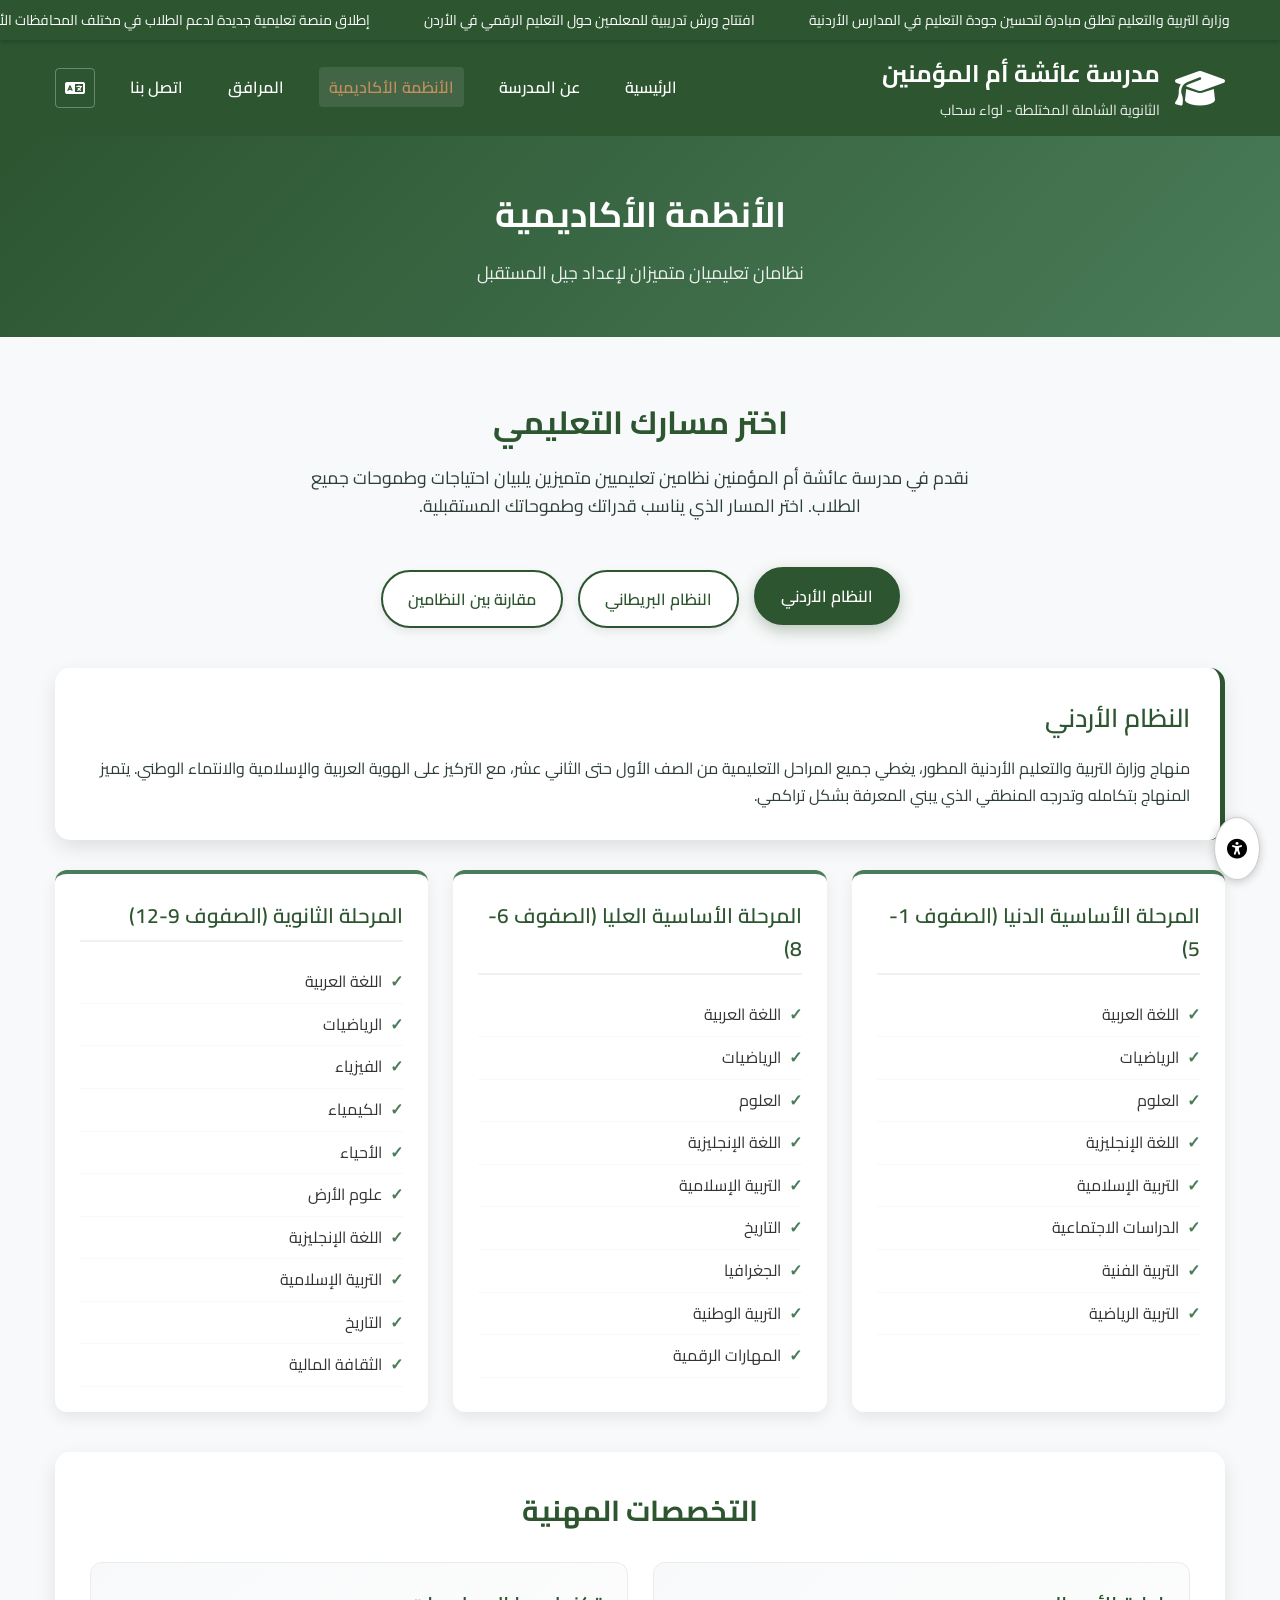
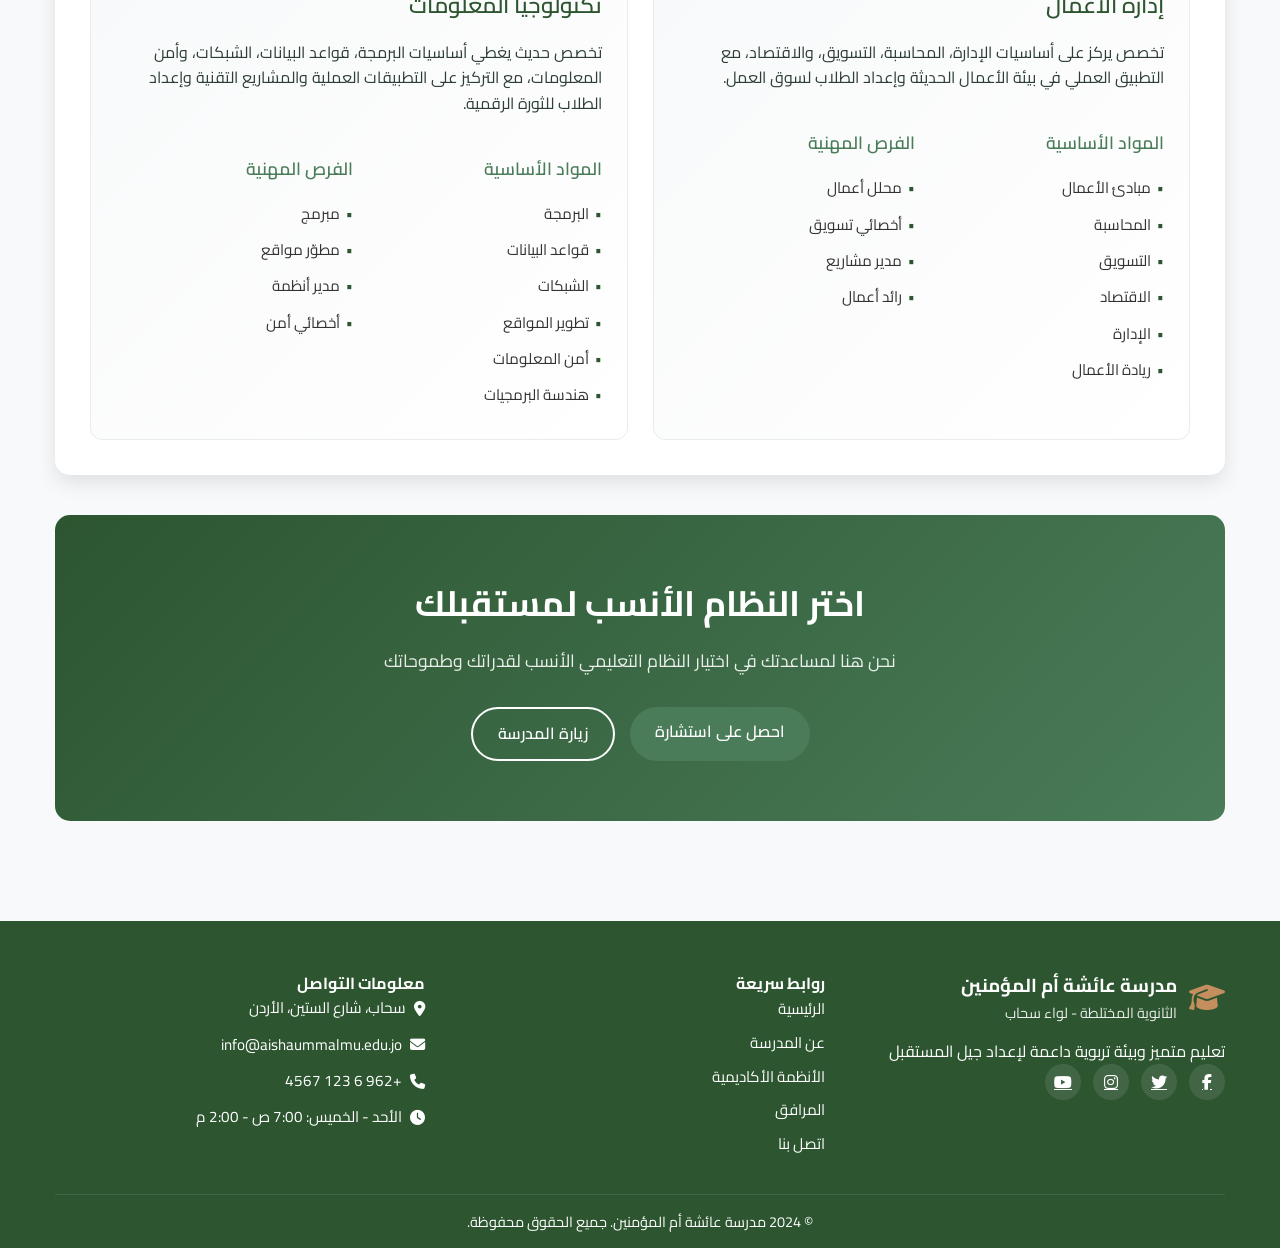
<file: academic.html>
<!DOCTYPE html>
<html lang="ar" dir="rtl">
<head>
        <link rel="icon" type="image/png" href="lif (1).png" />

    <meta charset="UTF-8">
    <meta name="viewport" content="width=device-width, initial-scale=1.0">
    <title>الأنظمة الأكاديمية - مدرسة عائشة أم المؤمنين</title>
    <meta name="description" content="تعرف على الأنظمة التعليمية في مدرسة عائشة أم المؤمنين: النظام الأردني والنظام البريطاني">
    <link href="https://fonts.googleapis.com/css2?family=Cairo:wght@300;400;600;700&family=Roboto:wght@300;400;500;700&display=swap" rel="stylesheet">
    <link rel="stylesheet" href="https://cdnjs.cloudflare.com/ajax/libs/font-awesome/6.4.0/css/all.min.css">
    <style>
        :root {
            --primary: #2c5530;
            --secondary: #4a7c59;
            --accent: #c48e5f;
            --light: #f8f9fa;
            --dark: #2d3e36;
            --neutral: #6c757d;
            --success: #7aa893;
            --warning: #e6c57a;
            --danger: #d97706;
            --gradient: linear-gradient(135deg, #2c5530, #4a7c59);
            --gradient-light: linear-gradient(135deg, #4a7c59, #c48e5f);
        }

        * {
            margin: 0;
            padding: 0;
            box-sizing: border-box;
            font-family: 'Cairo', sans-serif;
            transition: font-size 0.3s ease, filter 0.3s ease;
        }

        body {
            background-color: #f5f5f5;
            color: #333;
            line-height: 1.6;
            font-size: 16px;
        }

        /* أحجام الخطوط المختلفة */
        body.font-small {
            font-size: 14px;
        }

        body.font-medium {
            font-size: 16px;
        }

        body.font-large {
            font-size: 18px;
        }

        /* التباين العالي */
        body.contrast-high {
            --primary: #000000;
            --secondary: #333333;
            --light: #ffffff;
            --dark: #000000;
            --accent: #ff6600;
            color: #000000;
            background-color: #ffffff;
        }

        body.contrast-high * {
            color: #000000 !important;
            background-color: #ffffff !important;
            border-color: #000000 !important;
        }

        .container {
            width: 100%;
            max-width: 1200px;
            margin: 0 auto;
            padding: 0 15px;
        }

        /* شريط الأخبار */
        .news-bar {
            background-color: var(--primary);
            color: #fff;
            width: 100%;
            overflow: hidden;
            white-space: nowrap;
            box-shadow: 0 2px 5px rgba(0,0,0,0.2);
            position: relative;
            height: 40px;
            display: flex;
            align-items: center;
        }

        .news-wrapper {
            display: inline-block;
            padding-left: 100%;
            animation: scroll 60s linear infinite;
        }

        .news-wrapper a {
            color: #fff;
            text-decoration: none;
            margin-right: 50px;
            font-size: 14px;
        }

        @keyframes scroll {
            0% { transform: translateX(0); }
            100% { transform: translateX(-100%); }
        }

        /* زر إمكانية الوصول */
        .accessibility-side {
            position: fixed;
            bottom: 20px;
            right: 20px;
            z-index: 10000;
            display: flex;
            flex-direction: column;
            align-items: flex-end;
        }

        .accessibility-btn {
            background-color: #fff;
            border: 1px solid #ccc;
            padding: 12px;
            border-radius: 50%;
            cursor: pointer;
            font-size: 20px;
            transition: transform 0.2s;
            box-shadow: 0 2px 10px rgba(0,0,0,0.2);
        }

        .accessibility-btn:hover {
            transform: scale(1.1);
        }

        .accessibility-dropdown {
            display: none;
            flex-direction: column;
            background-color: #fff;
            border-radius: 8px;
            box-shadow: 0 2px 6px rgba(0,0,0,0.2);
            margin-top: 10px;
            min-width: 180px;
            position: absolute;
            bottom: 100%;
            right: 0;
        }

        .accessibility-dropdown a {
            display: block;
            padding: 8px 12px;
            color: #333;
            text-decoration: none;
            font-size: 14px;
            border-bottom: 1px solid #f0f0f0;
        }

        .accessibility-dropdown a:hover {
            background-color: #eee;
        }

        /* ========== الشريط العلوي المحدث ========== */
        .main-nav {
            background: var(--primary);
            padding: 15px 0;
            box-shadow: 0 2px 10px rgba(0,0,0,0.1);
        }

        .nav-content {
            display: flex;
            justify-content: space-between;
            align-items: center;
        }

        .logo {
            display: flex;
            align-items: center;
            text-decoration: none;
            color: white;
            gap: 15px;
        }

        .logo i {
            font-size: 2.5rem;
        }

        .logo-text h1 {
            font-size: 1.5rem;
            margin-bottom: 5px;
        }

        .logo-text p {
            font-size: 0.9rem;
            opacity: 0.9;
        }

        .nav-menu {
            display: flex;
            list-style: none;
            gap: 25px;
            align-items: center;
        }

        .nav-menu a {
            color: white;
            text-decoration: none;
            font-weight: 600;
            transition: color 0.3s;
            padding: 5px 10px;
            border-radius: 4px;
        }

        .nav-menu a:hover, .nav-menu a.active {
            color: var(--accent);
            background: rgba(255,255,255,0.1);
        }

        .language-btn {
            background: transparent;
            color: white;
            border: 1px solid rgba(255,255,255,0.3);
            padding: 8px 12px;
            border-radius: 4px;
            cursor: pointer;
            transition: all 0.3s ease;
            font-size: 1rem;
            display: flex;
            align-items: center;
            justify-content: center;
            width: 40px;
            height: 40px;
        }

        .language-btn:hover {
            background: rgba(255,255,255,0.1);
        }

        .mobile-menu-btn {
            display: none;
            background: none;
            border: none;
            color: white;
            font-size: 1.5rem;
            cursor: pointer;
        }

        /* بقية التنسيقات تبقى كما هي */
        .page-header {
            background: var(--gradient);
            color: white;
            padding: 50px 0;
            text-align: center;
        }

        .page-header h1 {
            font-size: 2.2rem;
            margin-bottom: 1rem;
            font-weight: 700;
        }

        .page-header p {
            font-size: 1.1rem;
            opacity: 0.9;
            max-width: 600px;
            margin: 0 auto;
        }

        /* الأنظمة الأكاديمية */
        .academic-systems {
            padding: 60px 0;
            background: var(--light);
        }

        .systems-header {
            text-align: center;
            margin-bottom: 50px;
        }

        .systems-header h2 {
            color: var(--primary);
            font-size: 2rem;
            margin-bottom: 1rem;
            font-weight: 700;
        }

        .systems-header p {
            font-size: 1.1rem;
            color: var(--dark);
            max-width: 700px;
            margin: 0 auto;
            line-height: 1.6;
        }

        .systems-tabs {
            display: flex;
            justify-content: center;
            margin-bottom: 40px;
            flex-wrap: wrap;
            gap: 15px;
        }

        .system-tab {
            background: white;
            border: 2px solid var(--primary);
            color: var(--primary);
            padding: 12px 25px;
            border-radius: 30px;
            cursor: pointer;
            font-weight: 600;
            font-size: 1rem;
            transition: all 0.3s ease;
            box-shadow: 0 4px 10px rgba(0,0,0,0.08);
        }

        .system-tab.active {
            background: var(--primary);
            color: white;
            transform: translateY(-3px);
            box-shadow: 0 6px 15px rgba(44, 85, 48, 0.3);
        }

        .system-tab:hover:not(.active) {
            background: var(--secondary);
            color: white;
            transform: translateY(-2px);
        }

        .system-content {
            display: none;
            animation: fadeIn 0.5s ease;
        }

        .system-content.active {
            display: block;
        }

        @keyframes fadeIn {
            from { opacity: 0; transform: translateY(20px); }
            to { opacity: 1; transform: translateY(0); }
        }

        .system-overview {
            background: white;
            padding: 30px;
            border-radius: 15px;
            margin-bottom: 30px;
            box-shadow: 0 8px 20px rgba(0,0,0,0.1);
            border-right: 5px solid var(--primary);
        }

        .system-overview h3 {
            color: var(--primary);
            font-size: 1.6rem;
            margin-bottom: 1rem;
            font-weight: 600;
        }

        .system-overview p {
            font-size: 1rem;
            line-height: 1.7;
            color: var(--dark);
        }

        .curriculum-grid {
            display: grid;
            grid-template-columns: repeat(auto-fit, minmax(320px, 1fr));
            gap: 25px;
            margin-bottom: 40px;
        }

        .grade-level {
            background: white;
            padding: 25px;
            border-radius: 12px;
            box-shadow: 0 6px 15px rgba(0,0,0,0.08);
            transition: all 0.3s ease;
            border-top: 4px solid var(--secondary);
        }

        .grade-level:hover {
            transform: translateY(-5px);
            box-shadow: 0 10px 25px rgba(0,0,0,0.15);
        }

        .grade-level h4 {
            color: var(--primary);
            font-size: 1.3rem;
            margin-bottom: 1.2rem;
            font-weight: 600;
            border-bottom: 2px solid #f0f0f0;
            padding-bottom: 0.5rem;
        }

        .subjects-list {
            list-style: none;
            padding: 0;
        }

        .subjects-list li {
            padding: 8px 0;
            border-bottom: 1px solid #f8f9fa;
            display: flex;
            align-items: center;
            font-size: 1rem;
        }

        .subjects-list li:before {
            content: '✓';
            color: var(--secondary);
            font-weight: bold;
            margin-left: 8px;
        }

        .specializations {
            background: white;
            padding: 35px;
            border-radius: 15px;
            box-shadow: 0 8px 20px rgba(0,0,0,0.1);
            margin-top: 40px;
        }

        .specializations h3 {
            color: var(--primary);
            font-size: 1.8rem;
            text-align: center;
            margin-bottom: 1.8rem;
            font-weight: 700;
        }

        .spec-cards {
            display: grid;
            grid-template-columns: repeat(auto-fit, minmax(380px, 1fr));
            gap: 25px;
        }

        .spec-card {
            background: linear-gradient(135deg, #f8f9fa, #ffffff);
            padding: 25px;
            border-radius: 12px;
            border: 1px solid #e9ecef;
            transition: all 0.3s ease;
        }

        .spec-card:hover {
            transform: translateY(-5px);
            box-shadow: 0 12px 25px rgba(0,0,0,0.1);
        }

        .spec-card h4 {
            color: var(--primary);
            font-size: 1.4rem;
            margin-bottom: 1rem;
            font-weight: 600;
        }

        .spec-card p {
            color: var(--dark);
            line-height: 1.6;
            margin-bottom: 1.2rem;
        }

        .spec-features h5 {
            color: var(--secondary);
            font-size: 1.1rem;
            margin: 1.2rem 0 0.8rem;
            font-weight: 600;
        }

        .features-grid {
            display: grid;
            grid-template-columns: 1fr 1fr;
            gap: 12px;
        }

        .feature-column ul {
            list-style: none;
            padding: 0;
        }

        .feature-column li {
            padding: 6px 0;
            display: flex;
            align-items: center;
            font-size: 0.95rem;
        }

        .feature-column li:before {
            content: '•';
            color: var(--primary);
            font-weight: bold;
            margin-left: 6px;
        }

        .comparison-table {
            background: white;
            padding: 35px;
            border-radius: 15px;
            box-shadow: 0 8px 20px rgba(0,0,0,0.1);
            margin: 40px 0;
            overflow-x: auto;
        }

        .comparison-table h3 {
            color: var(--primary);
            text-align: center;
            font-size: 1.8rem;
            margin-bottom: 1.8rem;
            font-weight: 700;
        }

        table {
            width: 100%;
            border-collapse: collapse;
            margin-top: 20px;
        }

        th {
            background: var(--primary);
            color: white;
            padding: 12px;
            text-align: right;
            font-weight: 600;
        }

        td {
            padding: 12px;
            border-bottom: 1px solid #e9ecef;
            text-align: right;
        }

        tr:nth-child(even) {
            background: #f8f9fa;
        }

        tr:hover {
            background: #e9ecef;
        }

        .cta-section {
            background: var(--gradient);
            color: white;
            padding: 60px 0;
            text-align: center;
            border-radius: 15px;
            margin: 40px 0;
        }

        .cta-section h2 {
            font-size: 2.2rem;
            margin-bottom: 1rem;
            font-weight: 700;
        }

        .cta-section p {
            font-size: 1.1rem;
            margin-bottom: 2rem;
            opacity: 0.9;
        }

        .cta-buttons {
            display: flex;
            gap: 15px;
            justify-content: center;
            flex-wrap: wrap;
        }

        .btn {
            padding: 12px 25px;
            border-radius: 30px;
            text-decoration: none;
            font-weight: 600;
            font-size: 1rem;
            transition: all 0.3s ease;
            border: none;
            cursor: pointer;
            display: inline-block;
        }

        .btn-primary {
            background: var(--secondary);
            color: white;
        }

        .btn-primary:hover {
            background: var(--accent);
            transform: translateY(-3px);
            box-shadow: 0 8px 15px rgba(196, 142, 95, 0.3);
        }

        .btn-secondary {
            background: transparent;
            color: white;
            border: 2px solid white;
        }

        .btn-secondary:hover {
            background: white;
            color: var(--primary);
            transform: translateY(-3px);
        }

        /* التذييل */
        .footer {
            background: var(--primary);
            color: white;
            padding: 50px 0 15px;
        }

        .footer-content {
            display: grid;
            grid-template-columns: repeat(auto-fit, minmax(240px, 1fr));
            gap: 30px;
            margin-bottom: 30px;
        }

        .footer-logo {
            display: flex;
            align-items: center;
            gap: 12px;
            margin-bottom: 15px;
        }

        .footer-logo i {
            font-size: 1.8rem;
            color: var(--accent);
        }

        .footer-links {
            list-style: none;
            padding: 0;
        }

        .footer-links li {
            margin-bottom: 8px;
        }

        .footer-links a {
            color: white;
            text-decoration: none;
            transition: color 0.3s;
            font-size: 0.95rem;
        }

        .footer-links a:hover {
            color: var(--accent);
        }

        .contact-item {
            display: flex;
            align-items: center;
            gap: 8px;
            margin-bottom: 12px;
            font-size: 0.95rem;
        }

        .social-links {
            display: flex;
            gap: 12px;
        }

        .social-links a {
            display: flex;
            align-items: center;
            justify-content: center;
            width: 36px;
            height: 36px;
            background: rgba(255,255,255,0.1);
            border-radius: 50%;
            color: white;
            transition: all 0.3s;
        }

        .social-links a:hover {
            background: var(--accent);
            transform: translateY(-3px);
        }

        .footer-bottom {
            text-align: center;
            padding-top: 15px;
            border-top: 1px solid rgba(255,255,255,0.1);
            font-size: 0.9rem;
        }

        /* تأثيرات الحركة */
        .animate-fade-in {
            opacity: 0;
            transform: translateY(30px);
            animation: fadeInUp 0.8s ease forwards;
        }

        @keyframes fadeInUp {
            to {
                opacity: 1;
                transform: translateY(0);
            }
        }

        /* تحسينات للعرض على الجوال */
        @media (max-width: 768px) {
            .nav-menu {
                display: none;
                position: absolute;
                top: 100%;
                left: 0;
                width: 100%;
                background: var(--primary);
                flex-direction: column;
                padding: 20px;
                box-shadow: 0 5px 10px rgba(0,0,0,0.1);
            }

            .nav-menu.active {
                display: flex;
            }

            .mobile-menu-btn {
                display: block;
            }

            .systems-tabs {
                flex-direction: column;
                align-items: center;
            }
            
            .system-tab {
                width: 100%;
                max-width: 280px;
                text-align: center;
            }
            
            .curriculum-grid {
                grid-template-columns: 1fr;
            }
            
            .spec-cards {
                grid-template-columns: 1fr;
            }
            
            .features-grid {
                grid-template-columns: 1fr;
            }
            
            .cta-buttons {
                flex-direction: column;
                align-items: center;
            }
            
            .btn {
                width: 100%;
                max-width: 280px;
            }

            .page-header h1 {
                font-size: 1.8rem;
            }

            .page-header p {
                font-size: 1rem;
            }

            .systems-header h2 {
                font-size: 1.6rem;
            }
        }
    </style>
</head>
<body class="font-medium">
    <!-- شريط الأخبار -->
    <div class="news-bar">
        <div class="news-wrapper">
            <a href="#" id="news1">وزارة التربية والتعليم تطلق مبادرة لتحسين جودة التعليم في المدارس الأردنية</a>
            <a href="#" id="news2">افتتاح ورش تدريبية للمعلمين حول التعليم الرقمي في الأردن</a>
            <a href="#" id="news3">إطلاق منصة تعليمية جديدة لدعم الطلاب في مختلف المحافظات الأردنية</a>
            <a href="#" id="news4">وزارة التعليم تصدر تقريرًا حول أداء المدارس في الأردن للعام الدراسي الحالي</a>
            <a href="#" id="news5">زيادة عدد المدارس الحكومية المجهزة بالتقنيات الحديثة في الأردن</a>
            <!-- تكرار لضمان استمرار الحركة -->
            <a href="#" id="news6">وزارة التربية والتعليم تطلق مبادرة لتحسين جودة التعليم في المدارس الأردنية</a>
            <a href="#" id="news7">افتتاح ورش تدريبية للمعلمين حول التعليم الرقمي في الأردن</a>
        </div>
    </div>

    <!-- زر إمكانية الوصول -->
    <div class="accessibility-side">
        <button class="accessibility-btn" title="إمكانية الوصول" onclick="toggleAccessibility()">
            <i class="fas fa-universal-access"></i>
        </button>
        <div class="accessibility-dropdown" id="accessibilityDropdown">
            <a href="#" onclick="changeFontSize('small')"><i class="fas fa-text-height"></i> <span id="access-small">نص صغير</span></a>
            <a href="#" onclick="changeFontSize('medium')"><i class="fas fa-text-height"></i> <span id="access-medium">نص متوسط</span></a>
            <a href="#" onclick="changeFontSize('large')"><i class="fas fa-text-height"></i> <span id="access-large">نص كبير</span></a>
            <a href="#" onclick="changeContrast('high')"><i class="fas fa-adjust"></i> <span id="access-high">تباين عالي</span></a>
            <a href="#" onclick="changeContrast('normal')"><i class="fas fa-adjust"></i> <span id="access-normal">تباين عادي</span></a>
        </div>
    </div>

    <!-- Header -->
    <header class="header">
        <nav class="main-nav">
            <div class="container">
                <div class="nav-content">
                    <a href="index.html" class="logo">
                        <i class="fas fa-graduation-cap"></i>
                        <div class="logo-text">
                            <h1 id="school-name">مدرسة عائشة أم المؤمنين</h1>
                            <p id="school-subtitle">الثانوية الشاملة المختلطة - لواء سحاب</p>
                        </div>
                    </a>
                    
                    <ul class="nav-menu" id="nav-menu">
                        <li><a href="index.html" id="nav-home">الرئيسية</a></li>
                        <li><a href="about.html" id="nav-about">عن المدرسة</a></li>
                        <li><a href="academic.html" class="active" id="nav-academic">الأنظمة الأكاديمية</a></li>
                        <li><a href="facilities.html" id="nav-facilities">المرافق</a></li>
                        <li><a href="contact.html" id="nav-contact">اتصل بنا</a></li>
                        <li>
                            <button class="language-btn" onclick="toggleLanguage()" title="تغيير اللغة">
                                <i class="fas fa-language"></i>
                            </button>
                        </li>
                    </ul>
                    
                    <button class="mobile-menu-btn" onclick="toggleMobileMenu()">
                        <i class="fas fa-bars"></i>
                    </button>
                </div>
            </div>
        </nav>
    </header>

    <!-- Page Header -->
    <section class="page-header">
        <div class="container">
            <div class="page-header-content">
                <h1 id="page-title">الأنظمة الأكاديمية</h1>
                <p id="page-subtitle">نظامان تعليميان متميزان لإعداد جيل المستقبل</p>
            </div>
        </div>
    </section>

    <!-- الأنظمة الأكاديمية -->
    <section class="academic-systems">
        <div class="container">
            <div class="systems-header">
                <h2 id="systems-main-title">اختر مسارك التعليمي</h2>
                <p id="systems-description">
                    نقدم في مدرسة عائشة أم المؤمنين نظامين تعليميين متميزين يلبيان احتياجات وطموحات جميع الطلاب. 
                    اختر المسار الذي يناسب قدراتك وطموحاتك المستقبلية.
                </p>
            </div>

            <!-- التبويبات -->
            <div class="systems-tabs">
                <button class="system-tab active" data-system="jordanian" id="tab-jordanian">النظام الأردني</button>
                <button class="system-tab" data-system="british" id="tab-british">النظام البريطاني</button>
                <button class="system-tab" data-system="comparison" id="tab-comparison">مقارنة بين النظامين</button>
            </div>

            <!-- النظام الأردني -->
            <div class="system-content active" id="jordanian-system">
                <div class="system-overview">
                    <h3 id="jordanian-title">النظام الأردني</h3>
                    <p id="jordanian-desc">
                        منهاج وزارة التربية والتعليم الأردنية المطور، يغطي جميع المراحل التعليمية من الصف الأول حتى الثاني عشر، 
                        مع التركيز على الهوية العربية والإسلامية والانتماء الوطني. يتميز المنهاج بتكامله وتدرجه المنطقي 
                        الذي يبني المعرفة بشكل تراكمي.
                    </p>
                </div>

                <div class="curriculum-grid">
                    <div class="grade-level">
                        <h4 id="grade-elementary">المرحلة الأساسية الدنيا (الصفوف 1-5)</h4>
                        <ul class="subjects-list">
                            <li id="subject-arabic">اللغة العربية</li>
                            <li id="subject-math">الرياضيات</li>
                            <li id="subject-science">العلوم</li>
                            <li id="subject-english">اللغة الإنجليزية</li>
                            <li id="subject-islamic">التربية الإسلامية</li>
                            <li id="subject-social">الدراسات الاجتماعية</li>
                            <li id="subject-art">التربية الفنية</li>
                            <li id="subject-pe">التربية الرياضية</li>
                        </ul>
                    </div>

                    <div class="grade-level">
                        <h4 id="grade-middle">المرحلة الأساسية العليا (الصفوف 6-8)</h4>
                        <ul class="subjects-list">
                            <li id="subject-arabic2">اللغة العربية</li>
                            <li id="subject-math2">الرياضيات</li>
                            <li id="subject-science2">العلوم</li>
                            <li id="subject-english2">اللغة الإنجليزية</li>
                            <li id="subject-islamic2">التربية الإسلامية</li>
                            <li id="subject-history">التاريخ</li>
                            <li id="subject-geography">الجغرافيا</li>
                            <li id="subject-national">التربية الوطنية</li>
                            <li id="subject-digital">المهارات الرقمية</li>
                        </ul>
                    </div>

                    <div class="grade-level">
                        <h4 id="grade-high">المرحلة الثانوية (الصفوف 9-12)</h4>
                        <ul class="subjects-list">
                            <li id="subject-arabic3">اللغة العربية</li>
                            <li id="subject-math3">الرياضيات</li>
                            <li id="subject-physics">الفيزياء</li>
                            <li id="subject-chemistry">الكيمياء</li>
                            <li id="subject-biology">الأحياء</li>
                            <li id="subject-earth">علوم الأرض</li>
                            <li id="subject-english3">اللغة الإنجليزية</li>
                            <li id="subject-islamic3">التربية الإسلامية</li>
                            <li id="subject-history2">التاريخ</li>
                            <li id="subject-finance">الثقافة المالية</li>
                        </ul>
                    </div>
                </div>
            </div>

            <!-- النظام البريطاني -->
            <div class="system-content" id="british-system">
                <div class="system-overview">
                    <h3 id="british-title">النظام البريطاني - بيرسون</h3>
                    <p id="british-desc">
                        نظام تعليمي دولي معتمد من بيرسون البريطانية، يقدم للطلاب من الصف العاشر حتى الثاني عشر، 
                        مع مناهج متطورة تواكب أحدث التطورات العالمية في التعليم. يتميز النظام بمرونته 
                        وتركيزه على التطبيقات العملية والمهارات الحياتية.
                    </p>
                </div>

                <div class="curriculum-grid">
                    <div class="grade-level">
                        <h4 id="british-advantages-title">مزايا النظام البريطاني</h4>
                        <ul class="subjects-list">
                            <li id="advantage1">شهادات دولية معتمدة</li>
                            <li id="advantage2">طرق تدريس حديثة</li>
                            <li id="advantage3">فصول صغيرة</li>
                            <li id="advantage4">دمج التكنولوجيا</li>
                            <li id="advantage5">مهارات عملية</li>
                            <li id="advantage6">اعتراف عالمي</li>
                        </ul>
                    </div>

                    <div class="grade-level">
                        <h4 id="british-curriculum-title">المناهج الدراسية</h4>
                        <ul class="subjects-list">
                            <li id="british-subject1">اللغة العربية</li>
                            <li id="british-subject2">اللغة الإنجليزية</li>
                            <li id="british-subject3">التربية الإسلامية</li>
                            <li id="british-subject4">الرياضيات</li>
                            <li id="british-subject5">العلوم</li>
                            <li id="british-subject6">التاريخ والجغرافيا</li>
                            <li id="british-subject7">مواد التخصص</li>
                        </ul>
                    </div>
                </div>
            </div>

            <!-- مقارنة بين النظامين -->
            <div class="system-content" id="comparison-system">
                <div class="comparison-table">
                    <h3 id="comparison-title">مقارنة بين النظامين</h3>
                    <table>
                        <thead>
                            <tr>
                                <th id="th-feature">الميزة</th>
                                <th id="th-jordanian">النظام الأردني</th>
                                <th id="th-british">النظام البريطاني</th>
                            </tr>
                        </thead>
                        <tbody>
                            <tr>
                                <td id="td-certification">الشهادة</td>
                                <td id="td-jordanian-cert">التوجيهي الأردني</td>
                                <td id="td-british-cert">بيرسون الدولية</td>
                            </tr>
                            <tr>
                                <td id="td-recognition">الاعتراف</td>
                                <td id="td-jordanian-recog">محلي وعربي</td>
                                <td id="td-british-recog">عالمي</td>
                            </tr>
                            <tr>
                                <td id="td-teaching">أسلوب التدريس</td>
                                <td id="td-jordanian-teach">تقليدي - نظري</td>
                                <td id="td-british-teach">تفاعلي - تطبيقي</td>
                            </tr>
                            <tr>
                                <td id="td-language">لغة التدريس</td>
                                <td id="td-jordanian-lang">العربية</td>
                                <td id="td-british-lang">الإنجليزية</td>
                            </tr>
                            <tr>
                                <td id="td-cost">التكلفة</td>
                                <td id="td-jordanian-cost">منخفضة</td>
                                <td id="td-british-cost">مرتفعة</td>
                            </tr>
                        </tbody>
                    </table>
                </div>
            </div>

            <!-- التخصصات المهنية -->
            <div class="specializations">
                <h3 id="specializations-title">التخصصات المهنية</h3>
                <div class="spec-cards">
                    <div class="spec-card">
                        <h4 id="spec-business">إدارة الأعمال</h4>
                        <p id="spec-business-desc">
                            تخصص يركز على أساسيات الإدارة، المحاسبة، التسويق، والاقتصاد، 
                            مع التطبيق العملي في بيئة الأعمال الحديثة وإعداد الطلاب لسوق العمل.
                        </p>
                        <div class="spec-features">
                            <div class="features-grid">
                                <div class="feature-column">
                                    <h5 id="spec-subjects-title">المواد الأساسية</h5>
                                    <ul>
                                        <li id="spec-business1">مبادئ الأعمال</li>
                                        <li id="spec-business2">المحاسبة</li>
                                        <li id="spec-business3">التسويق</li>
                                        <li id="spec-business4">الاقتصاد</li>
                                        <li id="spec-business5">الإدارة</li>
                                        <li id="spec-business6">ريادة الأعمال</li>
                                    </ul>
                                </div>
                                <div class="feature-column">
                                    <h5 id="spec-career-title">الفرص المهنية</h5>
                                    <ul>
                                        <li id="spec-career1">محلل أعمال</li>
                                        <li id="spec-career2">أخصائي تسويق</li>
                                        <li id="spec-career3">مدير مشاريع</li>
                                        <li id="spec-career4">رائد أعمال</li>
                                    </ul>
                                </div>
                            </div>
                        </div>
                    </div>

                    <div class="spec-card">
                        <h4 id="spec-it">تكنولوجيا المعلومات</h4>
                        <p id="spec-it-desc">
                            تخصص حديث يغطي أساسيات البرمجة، قواعد البيانات، الشبكات، وأمن المعلومات، 
                            مع التركيز على التطبيقات العملية والمشاريع التقنية وإعداد الطلاب للثورة الرقمية.
                        </p>
                        <div class="spec-features">
                            <div class="features-grid">
                                <div class="feature-column">
                                    <h5 id="spec-it-subjects">المواد الأساسية</h5>
                                    <ul>
                                        <li id="spec-it1">البرمجة</li>
                                        <li id="spec-it2">قواعد البيانات</li>
                                        <li id="spec-it3">الشبكات</li>
                                        <li id="spec-it4">تطوير المواقع</li>
                                        <li id="spec-it5">أمن المعلومات</li>
                                        <li id="spec-it6">هندسة البرمجيات</li>
                                    </ul>
                                </div>
                                <div class="feature-column">
                                    <h5 id="spec-it-career">الفرص المهنية</h5>
                                    <ul>
                                        <li id="spec-it-career1">مبرمج</li>
                                        <li id="spec-it-career2">مطوّر مواقع</li>
                                        <li id="spec-it-career3">مدير أنظمة</li>
                                        <li id="spec-it-career4">أخصائي أمن</li>
                                    </ul>
                                </div>
                            </div>
                        </div>
                    </div>
                </div>
            </div>

            <!-- قسم الدعوة للعمل -->
            <div class="cta-section">
                <h2 id="cta-title">اختر النظام الأنسب لمستقبلك</h2>
                <p id="cta-desc">نحن هنا لمساعدتك في اختيار النظام التعليمي الأنسب لقدراتك وطموحاتك</p>
                <div class="cta-buttons">
                    <a href="contact.html" class="btn btn-primary" id="cta-btn1">احصل على استشارة</a>
                    <a href="contact.html" class="btn btn-secondary" id="cta-btn2">زيارة المدرسة</a>
                </div>
            </div>
        </div>
    </section>

     <!-- Footer -->
    <footer class="footer">
        <div class="container">
            <div class="footer-content">
                <div class="footer-section">
                    <div class="footer-logo">
                        <i class="fas fa-graduation-cap"></i>
                        <div class="logo-text">
                            <h3 id="footer-school-name">مدرسة عائشة أم المؤمنين</h3>
                            <p id="footer-school-subtitle">الثانوية المختلطة - لواء سحاب</p>
                        </div>
                    </div>
                    <p id="footer-desc">تعليم متميز وبيئة تربوية داعمة لإعداد جيل المستقبل</p>
                    <div class="social-links">
                        <a href="https://web.facebook.com/p/%D9%85%D8%AF%D8%B1%D8%B3%D8%A9-%D8%B9%D8%A7%D8%A6%D8%B4%D8%A9-%D8%A3%D9%85-%D8%A7%D9%84%D9%85%D8%A4%D9%85%D9%86%D9%8A%D9%86-%D8%A7%D9%84%D8%AB%D8%A7%D9%86%D9%88%D9%8A%D8%A9-%D8%A7%D9%84%D9%85%D8%AE%D8%AA%D9%84%D8%B7%D8%A9-%D9%84%D9%88%D8%A7%D8%A1-%D8%B3%D8%AD%D8%A7%D8%A8-100057617641633/?_rdc=1&_rdr#" target="_blank" title="Facebook">
                            <i class="fab fa-facebook-f"></i>
                        </a>
                        <a href="#" target="_blank" title="Twitter">
                            <i class="fab fa-twitter"></i>
                        </a>
                        <a href="#" target="_blank" title="Instagram">
                            <i class="fab fa-instagram"></i>
                        </a>
                        <a href="#" target="_blank" title="YouTube">
                            <i class="fab fa-youtube"></i>
                        </a>
                    </div>
                </div>
                
                <div class="footer-section">
                    <h4 id="footer-links-title">روابط سريعة</h4>
                    <ul class="footer-links">
                        <li><a href="index.html" id="footer-home">الرئيسية</a></li>
                        <li><a href="about.html" id="footer-about">عن المدرسة</a></li>
                        <li><a href="academic.html" id="footer-academic">الأنظمة الأكاديمية</a></li>
                        <li><a href="facilities.html" id="footer-facilities">المرافق</a></li>
                        <li><a href="contact.html" id="footer-contact">اتصل بنا</a></li>
                    </ul>
                </div>
                
                <div class="footer-section">
                    <h4 id="footer-contact-title">معلومات التواصل</h4>
                    <div class="contact-item">
                        <i class="fas fa-map-marker-alt"></i>
                        <span id="footer-address">سحاب، شارع الستين، الأردن</span>
                    </div>
                    <div class="contact-item">
                        <i class="fas fa-envelope"></i>
                        <span>info@aishaummalmu.edu.jo</span>
                    </div>
                    <div class="contact-item">
                        <i class="fas fa-phone"></i>
                        <span>+962 6 123 4567</span>
                    </div>
                    <div class="contact-item">
                        <i class="fas fa-clock"></i>
                        <span id="footer-hours">الأحد - الخميس: 7:00 ص - 2:00 م</span>
                    </div>
                </div>
            </div>
            
            <div class="footer-bottom">
                <p id="footer-copyright">&copy; 2024 مدرسة عائشة أم المؤمنين. جميع الحقوق محفوظة.</p>
            </div>
        </div>
    </footer>

    <script>
        // كائن الترجمة يحتوي على النصوص باللغتين العربية والإنجليزية
        const translations = {
            ar: {
                // شريط الأخبار
                "news1": "وزارة التربية والتعليم تطلق مبادرة لتحسين جودة التعليم في المدارس الأردنية",
                "news2": "افتتاح ورش تدريبية للمعلمين حول التعليم الرقمي في الأردن",
                "news3": "إطلاق منصة تعليمية جديدة لدعم الطلاب في مختلف المحافظات الأردنية",
                "news4": "وزارة التعليم تصدر تقريرًا حول أداء المدارس في الأردن للعام الدراسي الحالي",
                "news5": "زيادة عدد المدارس الحكومية المجهزة بالتقنيات الحديثة في الأردن",
                "news6": "وزارة التربية والتعليم تطلق مبادرة لتحسين جودة التعليم في المدارس الأردنية",
                "news7": "افتتاح ورش تدريبية للمعلمين حول التعليم الرقمي في الأردن",

                // إمكانية الوصول
                "access-small": "نص صغير",
                "access-medium": "نص متوسط",
                "access-large": "نص كبير",
                "access-high": "تباين عالي",
                "access-normal": "تباين عادي",

                // شريط التنقل
                "school-name": "مدرسة عائشة أم المؤمنين",
                "school-subtitle": "الثانوية الشاملة المختلطة - لواء سحاب",
                "nav-home": "الرئيسية",
                "nav-about": "عن المدرسة",
                "nav-academic": "الأنظمة الأكاديمية",
                "nav-facilities": "المرافق",
                "nav-contact": "اتصل بنا",

                // رأس الصفحة
                "page-title": "الأنظمة الأكاديمية",
                "page-subtitle": "نظامان تعليميان متميزان لإعداد جيل المستقبل",

                // القسم الرئيسي
                "systems-main-title": "اختر مسارك التعليمي",
                "systems-description": "نقدم في مدرسة عائشة أم المؤمنين نظامين تعليميين متميزين يلبيان احتياجات وطموحات جميع الطلاب. اختر المسار الذي يناسب قدراتك وطموحاتك المستقبلية.",

                // التبويبات
                "tab-jordanian": "النظام الأردني",
                "tab-british": "النظام البريطاني",
                "tab-comparison": "مقارنة بين النظامين",

                // النظام الأردني
                "jordanian-title": "النظام الأردني",
                "jordanian-desc": "منهاج وزارة التربية والتعليم الأردنية المطور، يغطي جميع المراحل التعليمية من الصف الأول حتى الثاني عشر، مع التركيز على الهوية العربية والإسلامية والانتماء الوطني. يتميز المنهاج بتكامله وتدرجه المنطقي الذي يبني المعرفة بشكل تراكمي.",
                
                "grade-elementary": "المرحلة الأساسية الدنيا (الصفوف 1-5)",
                "grade-middle": "المرحلة الأساسية العليا (الصفوف 6-8)",
                "grade-high": "المرحلة الثانوية (الصفوف 9-12)",
                
                "subject-arabic": "اللغة العربية",
                "subject-math": "الرياضيات",
                "subject-science": "العلوم",
                "subject-english": "اللغة الإنجليزية",
                "subject-islamic": "التربية الإسلامية",
                "subject-social": "الدراسات الاجتماعية",
                "subject-art": "التربية الفنية",
                "subject-pe": "التربية الرياضية",
                "subject-history": "التاريخ",
                "subject-geography": "الجغرافيا",
                "subject-national": "التربية الوطنية",
                "subject-digital": "المهارات الرقمية",
                "subject-physics": "الفيزياء",
                "subject-chemistry": "الكيمياء",
                "subject-biology": "الأحياء",
                "subject-earth": "علوم الأرض",
                "subject-finance": "الثقافة المالية",

                // النظام البريطاني
                "british-title": "النظام البريطاني - بيرسون",
                "british-desc": "نظام تعليمي دولي معتمد من بيرسون البريطانية، يقدم للطلاب من الصف العاشر حتى الثاني عشر، مع مناهج متطورة تواكب أحدث التطورات العالمية في التعليم. يتميز النظام بمرونته وتركيزه على التطبيقات العملية والمهارات الحياتية.",

                "british-advantages-title": "مزايا النظام البريطاني",
                "british-curriculum-title": "المناهج الدراسية",

                "advantage1": "شهادات دولية معتمدة",
                "advantage2": "طرق تدريس حديثة",
                "advantage3": "فصول صغيرة",
                "advantage4": "دمج التكنولوجيا",
                "advantage5": "مهارات عملية",
                "advantage6": "اعتراف عالمي",

                "british-subject1": "اللغة العربية",
                "british-subject2": "اللغة الإنجليزية",
                "british-subject3": "التربية الإسلامية",
                "british-subject4": "الرياضيات",
                "british-subject5": "العلوم",
                "british-subject6": "التاريخ والجغرافيا",
                "british-subject7": "مواد التخصص",

                // جدول المقارنة
                "comparison-title": "مقارنة بين النظامين",
                "th-feature": "الميزة",
                "th-jordanian": "النظام الأردني",
                "th-british": "النظام البريطاني",

                "td-certification": "الشهادة",
                "td-jordanian-cert": "التوجيهي الأردني",
                "td-british-cert": "بيرسون الدولية",

                "td-recognition": "الاعتراف",
                "td-jordanian-recog": "محلي وعربي",
                "td-british-recog": "عالمي",

                "td-teaching": "أسلوب التدريس",
                "td-jordanian-teach": "تقليدي - نظري",
                "td-british-teach": "تفاعلي - تطبيقي",

                "td-language": "لغة التدريس",
                "td-jordanian-lang": "العربية",
                "td-british-lang": "الإنجليزية",

                "td-cost": "التكلفة",
                "td-jordanian-cost": "منخفضة",
                "td-british-cost": "مرتفعة",

                // التخصصات المهنية
                "specializations-title": "التخصصات المهنية",

                "spec-business": "إدارة الأعمال",
                "spec-business-desc": "تخصص يركز على أساسيات الإدارة، المحاسبة، التسويق، والاقتصاد، مع التطبيق العملي في بيئة الأعمال الحديثة وإعداد الطلاب لسوق العمل.",

                "spec-subjects-title": "المواد الأساسية",
                "spec-business1": "مبادئ الأعمال",
                "spec-business2": "المحاسبة",
                "spec-business3": "التسويق",
                "spec-business4": "الاقتصاد",
                "spec-business5": "الإدارة",
                "spec-business6": "ريادة الأعمال",

                "spec-career-title": "الفرص المهنية",
                "spec-career1": "محلل أعمال",
                "spec-career2": "أخصائي تسويق",
                "spec-career3": "مدير مشاريع",
                "spec-career4": "رائد أعمال",

                "spec-it": "تكنولوجيا المعلومات",
                "spec-it-desc": "تخصص حديث يغطي أساسيات البرمجة، قواعد البيانات، الشبكات، وأمن المعلومات، مع التركيز على التطبيقات العملية والمشاريع التقنية وإعداد الطلاب للثورة الرقمية.",

                "spec-it-subjects": "المواد الأساسية",
                "spec-it1": "البرمجة",
                "spec-it2": "قواعد البيانات",
                "spec-it3": "الشبكات",
                "spec-it4": "تطوير المواقع",
                "spec-it5": "أمن المعلومات",
                "spec-it6": "هندسة البرمجيات",

                "spec-it-career": "الفرص المهنية",
                "spec-it-career1": "مبرمج",
                "spec-it-career2": "مطوّر مواقع",
                "spec-it-career3": "مدير أنظمة",
                "spec-it-career4": "أخصائي أمن",

                // قسم الدعوة
                "cta-title": "اختر النظام الأنسب لمستقبلك",
                "cta-desc": "نحن هنا لمساعدتك في اختيار النظام التعليمي الأنسب لقدراتك وطموحاتك",
                "cta-btn1": "احصل على استشارة",
                "cta-btn2": "زيارة المدرسة",

                // الفوتر
                "footer-school-name": "مدرسة عائشة أم المؤمنين",
                "footer-school-subtitle": "الثانوية المختلطة - لواء سحاب",
                "footer-desc": "تعليم متميز وبيئة تربوية داعمة لإعداد جيل المستقبل",
                "footer-links-title": "روابط سريعة",
                "footer-home": "الرئيسية",
                "footer-about": "عن المدرسة",
                "footer-academic": "الأنظمة الأكاديمية",
                "footer-facilities": "المرافق",
                "footer-contact": "اتصل بنا",
                "footer-contact-title": "معلومات التواصل",
                "footer-address": "سحاب، شارع الستين، الأردن",
                "footer-hours": "الأحد - الخميس: 7:00 ص - 2:00 م",
                "footer-copyright": "© 2024 مدرسة عائشة أم المؤمنين. جميع الحقوق محفوظة."
            },
            en: {
                // شريط الأخبار
                "news1": "Ministry of Education launches initiative to improve education quality in Jordanian schools",
                "news2": "Opening training workshops for teachers on digital education in Jordan",
                "news3": "Launching a new educational platform to support students in various Jordanian governorates",
                "news4": "Ministry of Education issues report on school performance in Jordan for current academic year",
                "news5": "Increase in number of government schools equipped with modern technologies in Jordan",
                "news6": "Ministry of Education launches initiative to improve education quality in Jordanian schools",
                "news7": "Opening training workshops for teachers on digital education in Jordan",

                // إمكانية الوصول
                "access-small": "Small text",
                "access-medium": "Medium text",
                "access-large": "Large text",
                "access-high": "High contrast",
                "access-normal": "Normal contrast",

                // شريط التنقل
                "school-name": "Aisha Umm al-Mu'minin School",
                "school-subtitle": "Comprehensive Co-educational Secondary - Sahab District",
                "nav-home": "Home",
                "nav-about": "About Us",
                "nav-academic": "Academic Systems",
                "nav-facilities": "Facilities",
                "nav-contact": "Contact Us",

                // رأس الصفحة
                "page-title": "Academic Systems",
                "page-subtitle": "Two distinguished educational systems to prepare the future generation",

                // القسم الرئيسي
                "systems-main-title": "Choose Your Educational Path",
                "systems-description": "We offer at Aisha Umm al-Mu'minin School two distinguished educational systems that meet the needs and aspirations of all students. Choose the path that suits your abilities and future ambitions.",

                // التبويبات
                "tab-jordanian": "Jordanian System",
                "tab-british": "British System",
                "tab-comparison": "System Comparison",

                // النظام الأردني
                "jordanian-title": "Jordanian System",
                "jordanian-desc": "The developed curriculum of the Jordanian Ministry of Education, covering all educational stages from first to twelfth grade, with focus on Arab and Islamic identity and national belonging. The curriculum is characterized by its integration and logical progression that builds knowledge cumulatively.",
                
                "grade-elementary": "Elementary Stage (Grades 1-5)",
                "grade-middle": "Middle Stage (Grades 6-8)",
                "grade-high": "High School Stage (Grades 9-12)",
                
                "subject-arabic": "Arabic Language",
                "subject-math": "Mathematics",
                "subject-science": "Science",
                "subject-english": "English Language",
                "subject-islamic": "Islamic Education",
                "subject-social": "Social Studies",
                "subject-art": "Art Education",
                "subject-pe": "Physical Education",
                "subject-history": "History",
                "subject-geography": "Geography",
                "subject-national": "National Education",
                "subject-digital": "Digital Skills",
                "subject-physics": "Physics",
                "subject-chemistry": "Chemistry",
                "subject-biology": "Biology",
                "subject-earth": "Earth Science",
                "subject-finance": "Financial Culture",

                // النظام البريطاني
                "british-title": "British System - Pearson",
                "british-desc": "An international educational system certified by British Pearson, offered to students from tenth to twelfth grade, with advanced curricula that keep pace with the latest global developments in education. The system is characterized by its flexibility and focus on practical applications and life skills.",

                "british-advantages-title": "British System Advantages",
                "british-curriculum-title": "Curriculum",

                "advantage1": "Internationally certified certificates",
                "advantage2": "Modern teaching methods",
                "advantage3": "Small classes",
                "advantage4": "Technology integration",
                "advantage5": "Practical skills",
                "advantage6": "Global recognition",

                "british-subject1": "Arabic Language",
                "british-subject2": "English Language",
                "british-subject3": "Islamic Education",
                "british-subject4": "Mathematics",
                "british-subject5": "Science",
                "british-subject6": "History and Geography",
                "british-subject7": "Specialization Subjects",

                // جدول المقارنة
                "comparison-title": "System Comparison",
                "th-feature": "Feature",
                "th-jordanian": "Jordanian System",
                "th-british": "British System",

                "td-certification": "Certification",
                "td-jordanian-cert": "Jordanian Tawjihi",
                "td-british-cert": "Pearson International",

                "td-recognition": "Recognition",
                "td-jordanian-recog": "Local and Arab",
                "td-british-recog": "Global",

                "td-teaching": "Teaching Method",
                "td-jordanian-teach": "Traditional - Theoretical",
                "td-british-teach": "Interactive - Practical",

                "td-language": "Teaching Language",
                "td-jordanian-lang": "Arabic",
                "td-british-lang": "English",

                "td-cost": "Cost",
                "td-jordanian-cost": "Low",
                "td-british-cost": "High",

                // التخصصات المهنية
                "specializations-title": "Professional Specializations",

                "spec-business": "Business Management",
                "spec-business-desc": "A specialization focusing on management fundamentals, accounting, marketing, and economics, with practical application in modern business environment and preparing students for the job market.",

                "spec-subjects-title": "Core Subjects",
                "spec-business1": "Business Principles",
                "spec-business2": "Accounting",
                "spec-business3": "Marketing",
                "spec-business4": "Economics",
                "spec-business5": "Management",
                "spec-business6": "Entrepreneurship",

                "spec-career-title": "Career Opportunities",
                "spec-career1": "Business Analyst",
                "spec-career2": "Marketing Specialist",
                "spec-career3": "Project Manager",
                "spec-career4": "Entrepreneur",

                "spec-it": "Information Technology",
                "spec-it-desc": "A modern specialization covering programming fundamentals, databases, networks, and information security, with focus on practical applications and technical projects preparing students for the digital revolution.",

                "spec-it-subjects": "Core Subjects",
                "spec-it1": "Programming",
                "spec-it2": "Databases",
                "spec-it3": "Networking",
                "spec-it4": "Web Development",
                "spec-it5": "Cybersecurity",
                "spec-it6": "Software Engineering",

                "spec-it-career": "Career Opportunities",
                "spec-it-career1": "Programmer",
                "spec-it-career2": "Web Developer",
                "spec-it-career3": "System Administrator",
                "spec-it-career4": "Security Specialist",

                // قسم الدعوة
                "cta-title": "Choose the Right System for Your Future",
                "cta-desc": "We are here to help you choose the educational system that best suits your abilities and ambitions",
                "cta-btn1": "Get Consultation",
                "cta-btn2": "Visit School",

                // الفوتر
                "footer-school-name": "Aisha Umm al-Mu'minin School",
                "footer-school-subtitle": "Co-educational Secondary - Sahab District",
                "footer-desc": "Distinguished education and supportive educational environment to prepare the future generation",
                "footer-links-title": "Quick Links",
                "footer-home": "Home",
                "footer-about": "About Us",
                "footer-academic": "Academic Systems",
                "footer-facilities": "Facilities",
                "footer-contact": "Contact Us",
                "footer-contact-title": "Contact Information",
                "footer-address": "Sahab, Al-Siteen Street, Jordan",
                "footer-hours": "Sunday - Thursday: 7:00 AM - 2:00 PM",
                "footer-copyright": "© 2024 Aisha Umm al-Mu'minin School. All rights reserved."
            }
        };

        // اللغة الحالية
        let currentLang = 'ar';

        // دالة تبديل اللغة
        function toggleLanguage() {
            currentLang = currentLang === 'ar' ? 'en' : 'ar';
            document.documentElement.lang = currentLang;
            document.documentElement.dir = currentLang === 'ar' ? 'rtl' : 'ltr';
            updateTexts();
        }

        // دالة تحديث النصوص
        function updateTexts() {
            // تحديث جميع النصوص بناءً على اللغة الحالية
            Object.keys(translations[currentLang]).forEach(key => {
                const element = document.getElementById(key);
                if (element) {
                    element.textContent = translations[currentLang][key];
                }
            });
        }

        // نظام التبويب للأنظمة التعليمية
        document.addEventListener('DOMContentLoaded', function() {
            const tabs = document.querySelectorAll('.system-tab');
            const contents = document.querySelectorAll('.system-content');
            
            tabs.forEach(tab => {
                tab.addEventListener('click', () => {
                    // إزالة النشاط من جميع الأزرار والمحتويات
                    tabs.forEach(t => t.classList.remove('active'));
                    contents.forEach(c => c.classList.remove('active'));
                    
                    // إضافة النشاط للزر المختار
                    tab.classList.add('active');
                    
                    // إظهار المحتوى المناسب
                    const systemId = tab.getAttribute('data-system');
                    document.getElementById(systemId + '-system').classList.add('active');
                });
            });

            // تهيئة النصوص
            updateTexts();
        });

        // وظائف إمكانية الوصول
        function toggleAccessibility() {
            const dropdown = document.getElementById('accessibilityDropdown');
            dropdown.style.display = (dropdown.style.display === 'flex') ? 'none' : 'flex';
        }

        function changeFontSize(size) {
            // إزالة جميع فئات حجم الخط
            document.body.classList.remove('font-small', 'font-medium', 'font-large');
            
            // إضافة الفئة المطلوبة
            document.body.classList.add(`font-${size}`);
            
            // إغلاق القائمة المنسدلة
            document.getElementById('accessibilityDropdown').style.display = 'none';
        }

        function changeContrast(type) {
            // إزالة جميع فئات التباين
            document.body.classList.remove('contrast-high', 'contrast-normal');
            
            // إضافة الفئة المطلوبة
            if (type === 'high') {
                document.body.classList.add('contrast-high');
            } else {
                document.body.classList.add('contrast-normal');
            }
            
            // إغلاق القائمة المنسدلة
            document.getElementById('accessibilityDropdown').style.display = 'none';
        }

        // وظيفة القائمة المتنقلة
        function toggleMobileMenu() {
            const navMenu = document.getElementById('nav-menu');
            navMenu.classList.toggle('active');
        }
    </script>
</body>
</html>
</file>
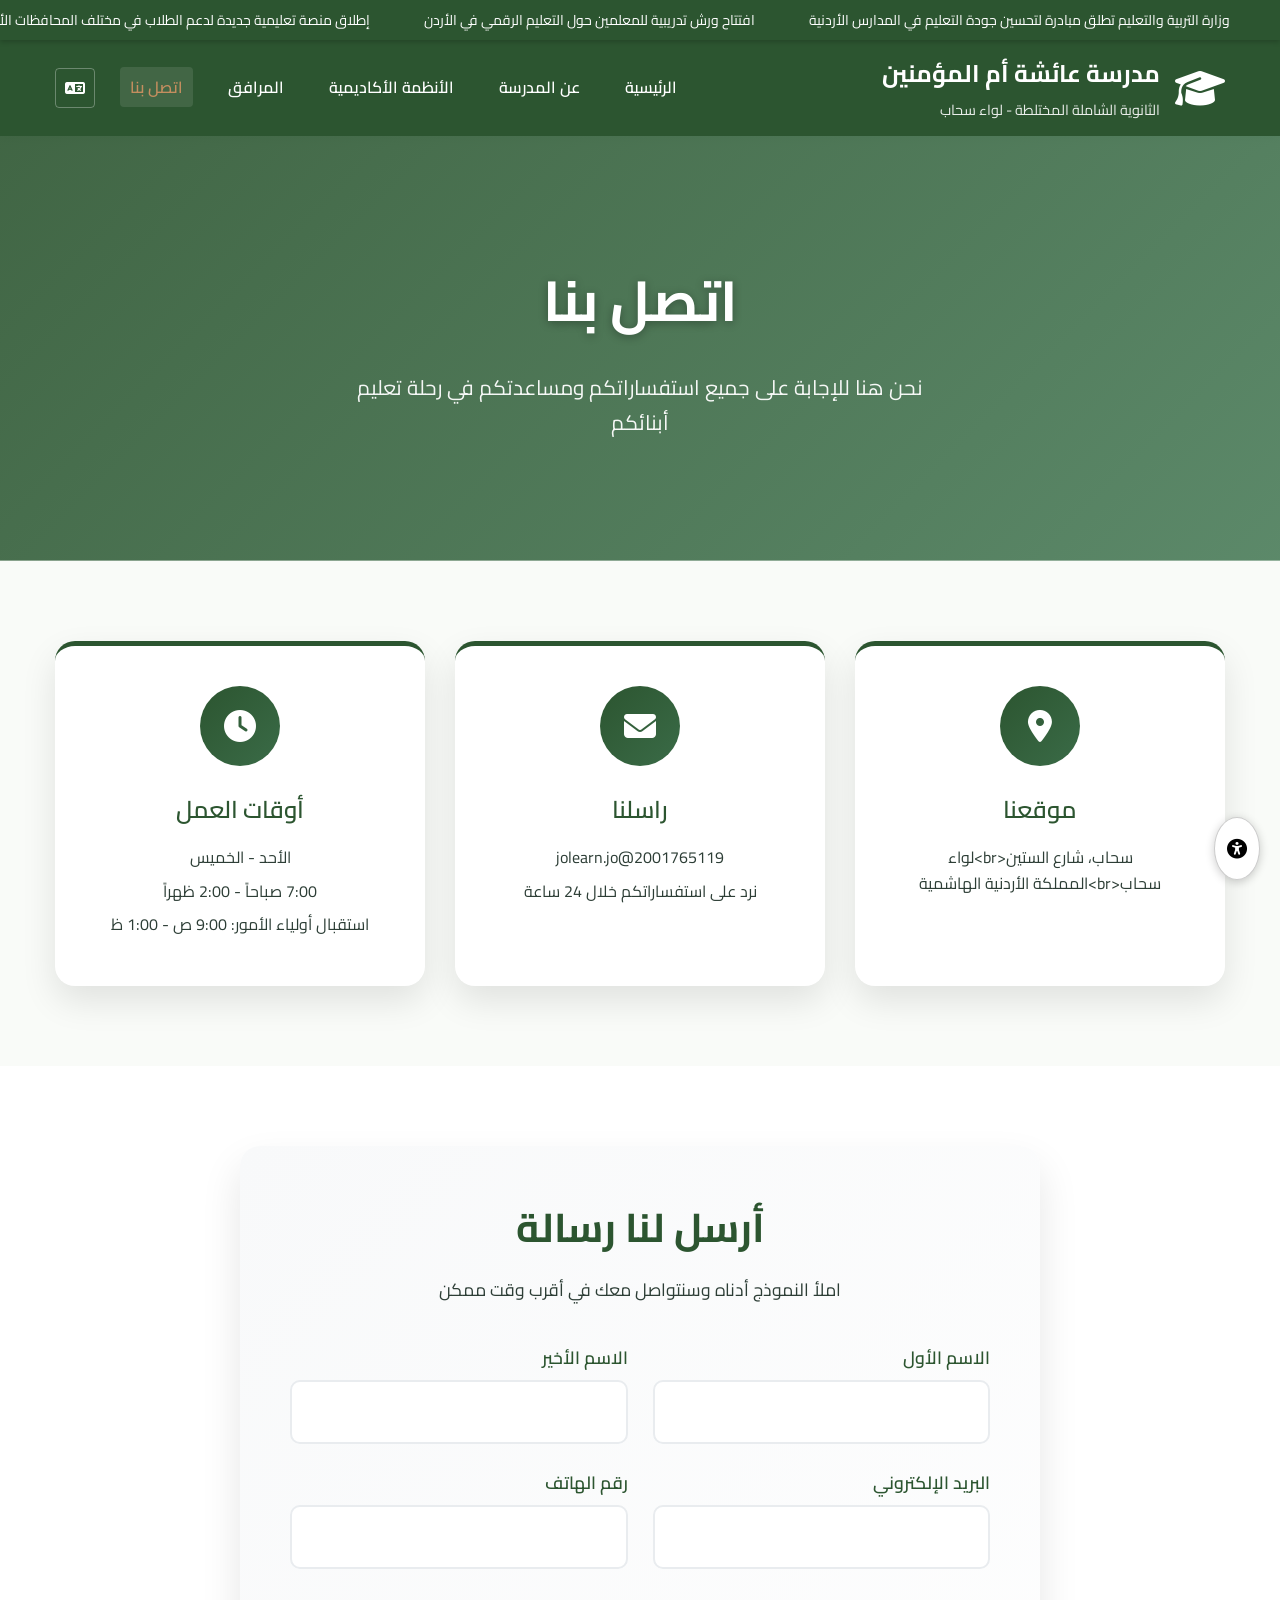
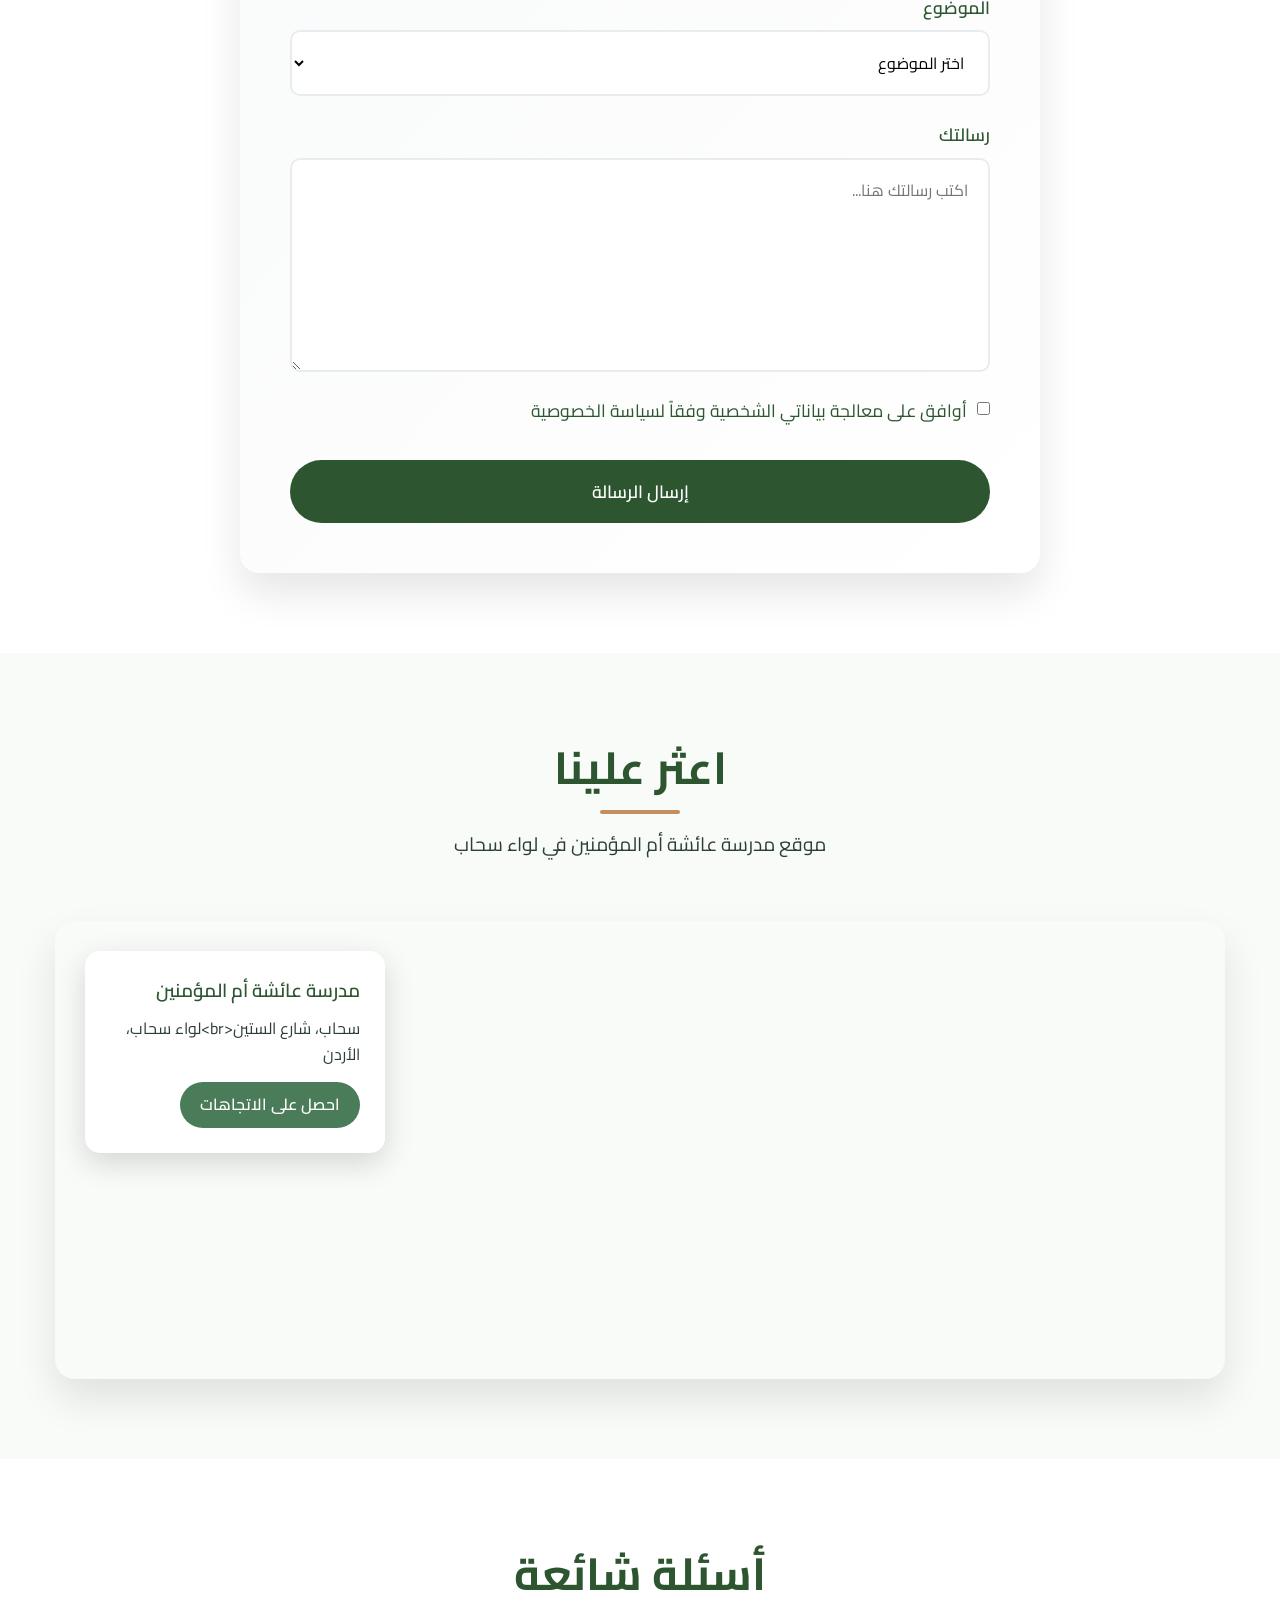
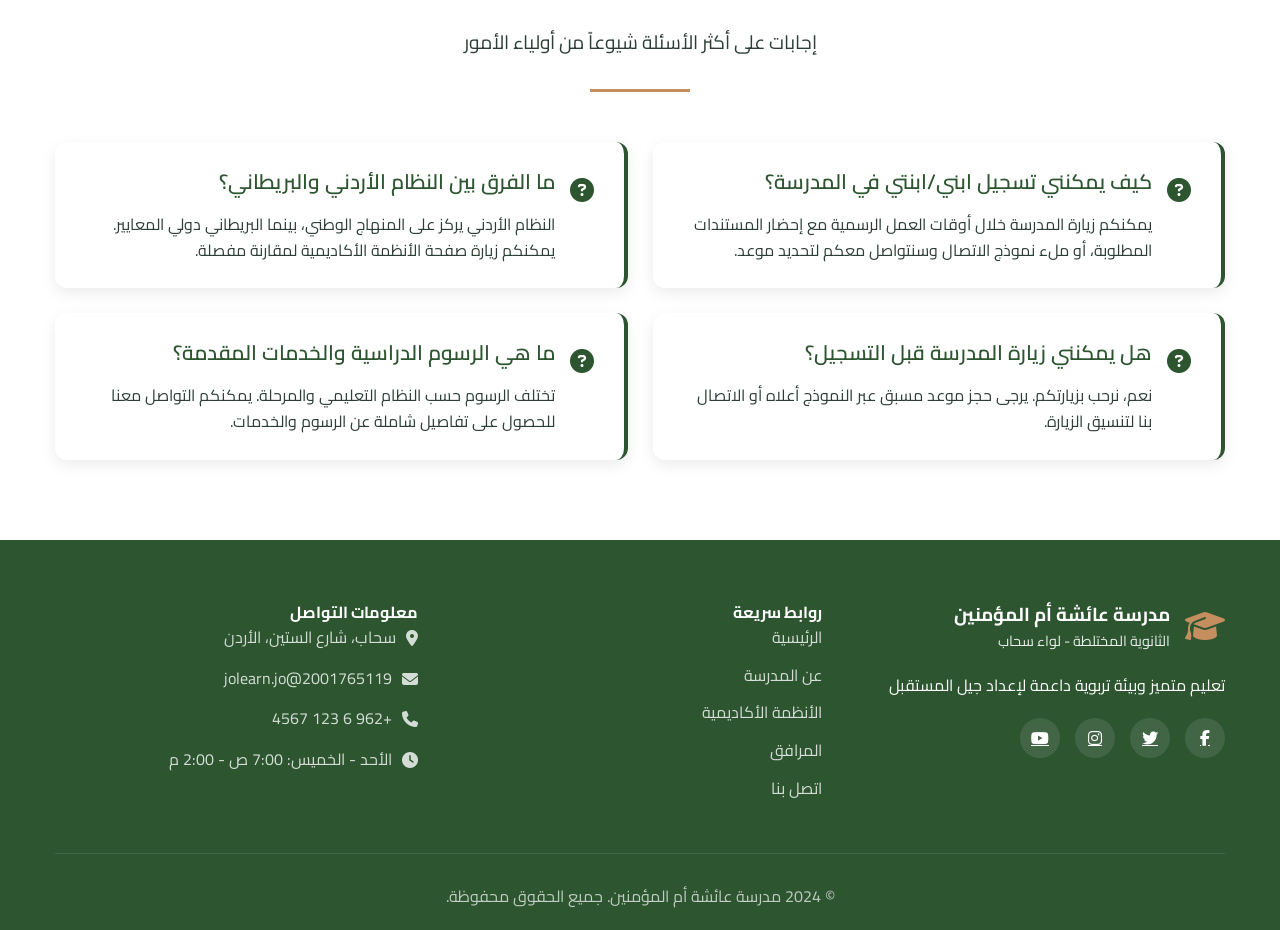
<file: contact.html>
<!DOCTYPE html>
<html lang="ar" dir="rtl">
<head>
    <meta charset="UTF-8">
    <meta name="viewport" content="width=device-width, initial-scale=1.0">
    <title>اتصل بنا - مدرسة عائشة أم المؤمنين</title>
    <meta name="description" content="تواصل مع مدرسة عائشة أم المؤمنين - العنوان، أوقات العمل، ووسائل التواصل">
    
    <!-- تحسين أداء تحميل الخطوط -->
    <link rel="preconnect" href="https://fonts.googleapis.com">
    <link rel="preconnect" href="https://fonts.gstatic.com" crossorigin>
    <link href="https://fonts.googleapis.com/css2?family=Cairo:wght@300;400;600;700&family=Roboto:wght@300;400;500;700&display=swap" rel="stylesheet">
    
    <link rel="stylesheet" href="https://cdnjs.cloudflare.com/ajax/libs/font-awesome/6.4.0/css/all.min.css">
    <style>
        :root {
            --primary: #2c5530;
            --secondary: #4a7c59;
            --accent: #c48e5f;
            --light: #f8f9fa;
            --dark: #2d3e36;
            --neutral: #6c757d;
            --success: #7aa893;
            --warning: #e6c57a;
            --danger: #d97706;
            --gradient: linear-gradient(135deg, #2c5530, #4a7c59);
            --gradient-light: linear-gradient(135deg, #4a7c59, #c48e5f);
            --light-bg: #f9fbf8;
            --text-dark: #2d3e36;
            --text-light: #6c757d;
            --primary-dark: #1e3a23;
            --primary-light: #3a6b47;
            --card-bg: #ffffff;
            --section-bg: #f9fbf8;
        }

        * {
            margin: 0;
            padding: 0;
            box-sizing: border-box;
            font-family: 'Cairo', sans-serif;
            transition: font-size 0.3s ease, filter 0.3s ease;
        }

        body {
            background-color: #ffffff;
            color: #333;
            line-height: 1.6;
            font-size: 16px;
            overflow-x: hidden;
        }

        /* أحجام الخطوط المختلفة */
        body.font-small {
            font-size: 14px;
        }

        body.font-medium {
            font-size: 16px;
        }

        body.font-large {
            font-size: 18px;
        }

        /* التباين العالي */
        body.contrast-high {
            --primary: #000000;
            --secondary: #333333;
            --light: #ffffff;
            --dark: #000000;
            --accent: #ff6600;
            color: #000000;
            background-color: #ffffff;
        }

        body.contrast-high * {
            color: #000000 !important;
            background-color: #ffffff !important;
            border-color: #000000 !important;
        }

        body.contrast-high .btn,
        body.contrast-high .stat-icon,
        body.contrast-high .feature-icon,
        body.contrast-high .system-icon {
            background-color: #000000 !important;
            color: #ffffff !important;
            border: 2px solid #000000 !important;
        }

        .container {
            width: 100%;
            max-width: 1200px;
            margin: 0 auto;
            padding: 0 15px;
        }

        /* ========== شريط الأخبار المحدث ========== */
        .news-bar {
            background-color: var(--primary);
            color: #fff;
            width: 100%;
            overflow: hidden;
            white-space: nowrap;
            box-shadow: 0 2px 5px rgba(0,0,0,0.2);
            position: relative;
            height: 40px;
            display: flex;
            align-items: center;
        }

        .news-wrapper {
            display: inline-block;
            padding-left: 100%;
            animation: scroll 60s linear infinite;
        }

        .news-wrapper a {
            color: #fff;
            text-decoration: none;
            margin-right: 50px;
            font-size: 14px;
        }

        @keyframes scroll {
            0% { transform: translateX(0); }
            100% { transform: translateX(-100%); }
        }

        /* ========== زر إمكانية الوصول المحدث ========== */
        .accessibility-side {
            position: fixed;
            bottom: 20px;
            right: 20px;
            z-index: 10000;
            display: flex;
            flex-direction: column;
            align-items: flex-end;
        }

        .accessibility-btn {
            background-color: #fff;
            border: 1px solid #ccc;
            padding: 12px;
            border-radius: 50%;
            cursor: pointer;
            font-size: 20px;
            transition: transform 0.2s;
            box-shadow: 0 2px 10px rgba(0,0,0,0.2);
        }

        .accessibility-btn:hover {
            transform: scale(1.1);
        }

        .accessibility-dropdown {
            display: none;
            flex-direction: column;
            background-color: #fff;
            border-radius: 8px;
            box-shadow: 0 2px 6px rgba(0,0,0,0.2);
            margin-top: 10px;
            min-width: 180px;
            position: absolute;
            bottom: 100%;
            right: 0;
        }

        .accessibility-dropdown a {
            display: block;
            padding: 8px 12px;
            color: #333;
            text-decoration: none;
            font-size: 14px;
            border-bottom: 1px solid #f0f0f0;
        }

        .accessibility-dropdown a:hover {
            background-color: #eee;
        }

        /* ========== الشريط العلوي المحدث ========== */
        .main-nav {
            background: var(--primary);
            padding: 15px 0;
            box-shadow: 0 2px 10px rgba(0,0,0,0.1);
        }

        .nav-content {
            display: flex;
            justify-content: space-between;
            align-items: center;
        }

        .logo {
            display: flex;
            align-items: center;
            text-decoration: none;
            color: white;
            gap: 15px;
        }

        .logo i {
            font-size: 2.5rem;
        }

        .logo-text h1 {
            font-size: 1.5rem;
            margin-bottom: 5px;
        }

        .logo-text p {
            font-size: 0.9rem;
            opacity: 0.9;
        }

        .nav-menu {
            display: flex;
            list-style: none;
            gap: 25px;
            align-items: center;
        }

        .nav-menu a {
            color: white;
            text-decoration: none;
            font-weight: 600;
            transition: color 0.3s;
            padding: 5px 10px;
            border-radius: 4px;
        }

        .nav-menu a:hover, .nav-menu a.active {
            color: var(--accent);
            background: rgba(255,255,255,0.1);
        }

        .language-btn {
            background: transparent;
            color: white;
            border: 1px solid rgba(255,255,255,0.3);
            padding: 8px 12px;
            border-radius: 4px;
            cursor: pointer;
            transition: all 0.3s ease;
            font-size: 1rem;
            display: flex;
            align-items: center;
            justify-content: center;
            width: 40px;
            height: 40px;
        }

        .language-btn:hover {
            background: rgba(255,255,255,0.1);
        }

        .mobile-menu-btn {
            display: none;
            background: none;
            border: none;
            color: white;
            font-size: 1.5rem;
            cursor: pointer;
        }

        /* ========== قسم اتصل بنا ========== */
        .contact-hero {
            background: linear-gradient(135deg, rgba(44, 85, 48, 0.9), rgba(74, 124, 89, 0.9)), 
                        url('https://images.unsplash.com/photo-1523050854058-8df90110c9f1?ixlib=rb-4.0.3&auto=format&fit=crop&w=1470&q=80');
            background-size: cover;
            background-position: center;
            color: white;
            padding: 120px 0;
            text-align: center;
            position: relative;
        }

        .contact-hero h1 {
            font-size: 3.5rem;
            margin-bottom: 1.5rem;
            font-weight: 700;
            text-shadow: 0 2px 10px rgba(0,0,0,0.3);
        }

        .contact-hero p {
            font-size: 1.3rem;
            max-width: 600px;
            margin: 0 auto;
            opacity: 0.95;
            line-height: 1.7;
        }

        .contact-info-section {
            padding: 80px 0;
            background: var(--section-bg);
        }

        .section-header {
            text-align: center;
            margin-bottom: 60px;
        }

        .section-header h2 {
            color: var(--primary);
            font-size: 2.8rem;
            margin-bottom: 1.5rem;
            font-weight: 700;
            position: relative;
            display: inline-block;
        }

        .section-header h2::after {
            content: '';
            position: absolute;
            bottom: -10px;
            right: 50%;
            transform: translateX(50%);
            width: 80px;
            height: 4px;
            background: var(--accent);
            border-radius: 2px;
        }

        .section-header p {
            font-size: 1.2rem;
            color: var(--text-dark);
            max-width: 700px;
            margin: 0 auto;
            line-height: 1.7;
        }

        .contact-cards {
            display: grid;
            grid-template-columns: repeat(auto-fit, minmax(300px, 1fr));
            gap: 30px;
        }

        .contact-card {
            background: white;
            padding: 40px 30px;
            border-radius: 20px;
            text-align: center;
            box-shadow: 0 15px 35px rgba(0,0,0,0.1);
            transition: all 0.3s ease;
            border-top: 5px solid var(--primary);
        }

        .contact-card:hover {
            transform: translateY(-10px);
            box-shadow: 0 25px 50px rgba(0,0,0,0.15);
        }

        .contact-icon {
            width: 80px;
            height: 80px;
            margin: 0 auto 25px;
            background: linear-gradient(135deg, var(--primary), var(--primary-light));
            border-radius: 50%;
            display: flex;
            align-items: center;
            justify-content: center;
            color: white;
            font-size: 2rem;
            transition: all 0.3s ease;
        }

        .contact-card:hover .contact-icon {
            transform: scale(1.1);
        }

        .contact-card h3 {
            color: var(--primary);
            font-size: 1.5rem;
            margin-bottom: 1rem;
            font-weight: 600;
        }

        .contact-card p {
            color: var(--text-dark);
            line-height: 1.6;
            margin-bottom: 0.5rem;
        }

        .contact-form-section {
            padding: 80px 0;
            background: white;
        }

        .form-container {
            max-width: 800px;
            margin: 0 auto;
            background: linear-gradient(135deg, #f8f9fa, #ffffff);
            padding: 50px;
            border-radius: 20px;
            box-shadow: 0 20px 40px rgba(0,0,0,0.1);
        }

        .form-header {
            text-align: center;
            margin-bottom: 40px;
        }

        .form-header h2 {
            color: var(--primary);
            font-size: 2.5rem;
            margin-bottom: 1rem;
            font-weight: 700;
        }

        .form-header p {
            color: var(--text-dark);
            font-size: 1.1rem;
        }

        .contact-form {
            display: grid;
            gap: 25px;
        }

        .form-row {
            display: grid;
            grid-template-columns: 1fr 1fr;
            gap: 25px;
        }

        .form-group {
            display: flex;
            flex-direction: column;
        }

        .form-group label {
            color: var(--primary);
            font-weight: 600;
            margin-bottom: 8px;
            font-size: 1.1rem;
        }

        .form-control {
            padding: 15px 20px;
            border: 2px solid #e9ecef;
            border-radius: 10px;
            font-size: 1rem;
            transition: all 0.3s ease;
            background: white;
        }

        .form-control:focus {
            outline: none;
            border-color: var(--primary);
            box-shadow: 0 0 0 3px rgba(44, 85, 48, 0.1);
        }

        textarea.form-control {
            resize: vertical;
            min-height: 150px;
        }

        select.form-control {
            cursor: pointer;
        }

        .checkbox-group {
            flex-direction: row;
            align-items: flex-start;
            gap: 10px;
        }

        .checkbox-group input {
            margin-top: 5px;
        }

        .checkbox-group label {
            margin-bottom: 0;
            font-weight: normal;
        }

        .btn-submit {
            background: var(--primary);
            color: white;
            padding: 15px 40px;
            border: none;
            border-radius: 50px;
            font-size: 1.1rem;
            font-weight: 600;
            cursor: pointer;
            transition: all 0.3s ease;
            margin-top: 10px;
        }

        .btn-submit:hover {
            background: var(--primary-dark);
            transform: translateY(-3px);
            box-shadow: 0 10px 25px rgba(44, 85, 48, 0.3);
        }

        .map-section {
            padding: 80px 0;
            background: var(--section-bg);
        }

        .map-container {
            position: relative;
            border-radius: 20px;
            overflow: hidden;
            box-shadow: 0 20px 40px rgba(0,0,0,0.1);
            margin-top: 40px;
        }

        .map-frame {
            width: 100%;
            height: 450px;
            border: none;
        }

        .location-info {
            position: absolute;
            top: 30px;
            left: 30px;
            background: white;
            padding: 25px;
            border-radius: 15px;
            box-shadow: 0 10px 30px rgba(0,0,0,0.15);
            max-width: 300px;
        }

        .location-info h3 {
            color: var(--primary);
            margin-bottom: 10px;
            font-weight: 600;
        }

        .location-info p {
            color: var(--text-dark);
            margin-bottom: 15px;
        }

        .btn-directions {
            background: var(--secondary);
            color: white;
            padding: 10px 20px;
            border-radius: 25px;
            text-decoration: none;
            font-weight: 600;
            display: inline-flex;
            align-items: center;
            gap: 8px;
            transition: all 0.3s ease;
        }

        .btn-directions:hover {
            background: var(--accent);
            transform: translateY(-2px);
        }

        /* ========== قسم الأسئلة الشائعة المحدث ========== */
        .faq-section {
            padding: 80px 0;
            background: white;
        }

        .faq-header {
            text-align: center;
            margin-bottom: 50px;
        }

        .faq-header h2 {
            color: var(--primary);
            font-size: 2.8rem;
            margin-bottom: 1rem;
            font-weight: 700;
        }

        .faq-header p {
            font-size: 1.2rem;
            color: var(--text-dark);
            max-width: 700px;
            margin: 0 auto 30px;
            line-height: 1.7;
        }

        .faq-divider {
            width: 100px;
            height: 3px;
            background-color: var(--accent);
            margin: 0 auto;
            border: none;
        }

        .faq-grid {
            display: grid;
            grid-template-columns: repeat(auto-fit, minmax(500px, 1fr));
            gap: 25px;
            margin-top: 50px;
        }

        .faq-item {
            background: white;
            padding: 25px 30px;
            border-radius: 12px;
            box-shadow: 0 5px 15px rgba(0,0,0,0.08);
            transition: all 0.3s ease;
            border-right: 4px solid var(--primary);
            display: flex;
            align-items: flex-start;
            gap: 15px;
        }

        .faq-item:hover {
            transform: translateY(-5px);
            box-shadow: 0 10px 25px rgba(0,0,0,0.15);
        }

        .faq-icon {
            color: var(--primary);
            font-size: 1.5rem;
            margin-top: 5px;
            flex-shrink: 0;
        }

        .faq-content {
            flex: 1;
        }

        .faq-item h4 {
            color: var(--primary);
            font-size: 1.3rem;
            margin-bottom: 1rem;
            font-weight: 600;
            line-height: 1.4;
        }

        .faq-item p {
            color: var(--text-dark);
            line-height: 1.6;
        }

        /* ========== التذييل المحدث ========== */
        .footer {
            background: var(--primary);
            color: white;
            padding: 60px 0 20px;
        }

        .footer-content {
            display: grid;
            grid-template-columns: repeat(auto-fit, minmax(250px, 1fr));
            gap: 40px;
            margin-bottom: 40px;
        }

        .footer-logo {
            display: flex;
            align-items: center;
            gap: 15px;
            margin-bottom: 20px;
        }

        .footer-logo i {
            font-size: 2rem;
            color: var(--accent);
        }

        .footer-links {
            list-style: none;
            padding: 0;
        }

        .footer-links li {
            margin-bottom: 12px;
        }

        .footer-links a {
            color: rgba(255,255,255,0.8);
            text-decoration: none;
            transition: all 0.3s;
            display: flex;
            align-items: center;
            gap: 8px;
        }

        .footer-links a:hover {
            color: var(--accent);
            transform: translateX(-5px);
        }

        .contact-item {
            display: flex;
            align-items: center;
            gap: 10px;
            margin-bottom: 15px;
            color: rgba(255,255,255,0.8);
        }

        .social-links {
            display: flex;
            gap: 15px;
            margin-top: 20px;
        }

        .social-links a {
            display: flex;
            align-items: center;
            justify-content: center;
            width: 40px;
            height: 40px;
            background: rgba(255,255,255,0.1);
            border-radius: 50%;
            color: white;
            transition: all 0.3s;
        }

        .social-links a:hover {
            background: var(--accent);
            transform: translateY(-3px);
        }

        .footer-bottom {
            text-align: center;
            padding-top: 30px;
            border-top: 1px solid rgba(255,255,255,0.1);
            color: rgba(255,255,255,0.7);
        }

        /* تأثيرات الحركة */
        .animate-fade-in {
            opacity: 0;
            transform: translateY(30px);
            animation: fadeInUp 0.8s ease forwards;
        }

        @keyframes fadeInUp {
            to {
                opacity: 1;
                transform: translateY(0);
            }
        }

        /* تحسينات للعرض على الجوال */
        @media (max-width: 768px) {
            .nav-menu {
                display: none;
                position: absolute;
                top: 100%;
                left: 0;
                width: 100%;
                background: var(--primary);
                flex-direction: column;
                padding: 20px;
                box-shadow: 0 5px 10px rgba(0,0,0,0.1);
            }

            .nav-menu.active {
                display: flex;
            }

            .mobile-menu-btn {
                display: block;
            }

            .contact-hero h1 {
                font-size: 2.5rem;
            }
            
            .contact-hero p {
                font-size: 1.1rem;
            }
            
            .section-header h2 {
                font-size: 2.2rem;
            }
            
            .form-row {
                grid-template-columns: 1fr;
            }
            
            .contact-cards {
                grid-template-columns: 1fr;
            }
            
            .form-container {
                padding: 30px 20px;
            }
            
            .location-info {
                position: relative;
                top: auto;
                left: auto;
                max-width: 100%;
                margin: 20px;
            }
            
            .faq-grid {
                grid-template-columns: 1fr;
            }
            
            .faq-header h2 {
                font-size: 2.2rem;
            }
        }
    </style>
</head>
<body class="font-medium">
    <!-- ========== شريط الأخبار المحدث ========== -->
    <div class="news-bar">
        <div class="news-wrapper">
            <a href="#" id="news1">وزارة التربية والتعليم تطلق مبادرة لتحسين جودة التعليم في المدارس الأردنية</a>
            <a href="#" id="news2">افتتاح ورش تدريبية للمعلمين حول التعليم الرقمي في الأردن</a>
            <a href="#" id="news3">إطلاق منصة تعليمية جديدة لدعم الطلاب في مختلف المحافظات الأردنية</a>
            <a href="#" id="news4">وزارة التعليم تصدر تقريرًا حول أداء المدارس في الأردن للعام الدراسي الحالي</a>
            <a href="#" id="news5">زيارة وزير التربية والتعليم لمدرسة عائشة أم المؤمنين</a>
        </div>
    </div>

    <!-- ========== زر إمكانية الوصول المحدث ========== -->
    <div class="accessibility-side">
        <button class="accessibility-btn" title="إمكانية الوصول" onclick="toggleAccessibility()">
            <i class="fas fa-universal-access"></i>
        </button>
        <div class="accessibility-dropdown" id="accessibilityDropdown">
            <a href="#" onclick="changeFontSize('small')"><i class="fas fa-text-height"></i> <span id="access-small">نص صغير</span></a>
            <a href="#" onclick="changeFontSize('medium')"><i class="fas fa-text-height"></i> <span id="access-medium">نص متوسط</span></a>
            <a href="#" onclick="changeFontSize('large')"><i class="fas fa-text-height"></i> <span id="access-large">نص كبير</span></a>
            <a href="#" onclick="changeContrast('high')"><i class="fas fa-adjust"></i> <span id="access-high">تباين عالي</span></a>
            <a href="#" onclick="changeContrast('normal')"><i class="fas fa-adjust"></i> <span id="access-normal">تباين عادي</span></a>
        </div>
    </div>

    <!-- ========== الشريط العلوي المحدث ========== -->
    <header class="header">
        <nav class="main-nav">
            <div class="container">
                <div class="nav-content">
                    <a href="index.html" class="logo">
                        <i class="fas fa-graduation-cap"></i>
                        <div class="logo-text">
                            <h1 id="school-name">مدرسة عائشة أم المؤمنين</h1>
                            <p id="school-subtitle">الثانوية الشاملة المختلطة - لواء سحاب</p>
                        </div>
                    </a>
                    
                    <ul class="nav-menu" id="nav-menu">
                        <li><a href="index.html" id="nav-home">الرئيسية</a></li>
                        <li><a href="about.html" id="nav-about">عن المدرسة</a></li>
                        <li><a href="academic.html" id="nav-academic">الأنظمة الأكاديمية</a></li>
                        <li><a href="facilities.html" id="nav-facilities">المرافق</a></li>
                        <li><a href="contact.html" class="active" id="nav-contact">اتصل بنا</a></li>
                        <li>
                            <button class="language-btn" onclick="toggleLanguage()" title="تغيير اللغة">
                                <i class="fas fa-language"></i>
                            </button>
                        </li>
                    </ul>
                    
                    <button class="mobile-menu-btn" onclick="toggleMobileMenu()">
                        <i class="fas fa-bars"></i>
                    </button>
                </div>
            </div>
        </nav>
    </header>

    <!-- Hero Section -->
    <section class="contact-hero">
        <div class="container">
            <h1 id="contact-hero-title">اتصل بنا</h1>
            <p id="contact-hero-subtitle">نحن هنا للإجابة على جميع استفساراتكم ومساعدتكم في رحلة تعليم أبنائكم</p>
        </div>
    </section>

    <!-- Contact Information -->
    <section class="contact-info-section">
        <div class="container">
            <div class="contact-cards">
                <div class="contact-card animate-fade-in">
                    <div class="contact-icon">
                        <i class="fas fa-map-marker-alt"></i>
                    </div>
                    <h3 id="contact-location-title">موقعنا</h3>
                    <p id="contact-location-desc">سحاب، شارع الستين<br>لواء سحاب<br>المملكة الأردنية الهاشمية</p>
                </div>
                
                <div class="contact-card animate-fade-in">
                    <div class="contact-icon">
                        <i class="fas fa-envelope"></i>
                    </div>
                    <h3 id="contact-email-title">راسلنا</h3>
                    <p>2001765119@jolearn.jo</p>
                    <p id="contact-email-desc">نرد على استفساراتكم خلال 24 ساعة</p>
                </div>
                
                <div class="contact-card animate-fade-in">
                    <div class="contact-icon">
                        <i class="fas fa-clock"></i>
                    </div>
                    <h3 id="contact-hours-title">أوقات العمل</h3>
                    <p id="contact-days">الأحد - الخميس</p>
                    <p id="contact-time">7:00 صباحاً - 2:00 ظهراً</p>
                    <p id="contact-reception">استقبال أولياء الأمور: 9:00 ص - 1:00 ظ</p>
                </div>
            </div>
        </div>
    </section>

    <!-- Contact Form -->
    <section class="contact-form-section">
        <div class="container">
            <div class="form-container">
                <div class="form-header">
                    <h2 id="form-title">أرسل لنا رسالة</h2>
                    <p id="form-subtitle">املأ النموذج أدناه وسنتواصل معك في أقرب وقت ممكن</p>
                </div>
                
                <!-- استخدام JavaScript لإرسال النموذج -->
                <form id="contact-form" class="contact-form">
                    <div class="form-row">
                        <div class="form-group">
                            <label for="firstName" id="first-name-label">الاسم الأول</label>
                            <input type="text" id="firstName" name="firstName" class="form-control" required>
                        </div>
                        <div class="form-group">
                            <label for="lastName" id="last-name-label">الاسم الأخير</label>
                            <input type="text" id="lastName" name="lastName" class="form-control" required>
                        </div>
                    </div>
                    
                    <div class="form-row">
                        <div class="form-group">
                            <label for="email" id="email-label">البريد الإلكتروني</label>
                            <input type="email" id="email" name="email" class="form-control" required>
                        </div>
                        <div class="form-group">
                            <label for="phone" id="phone-label">رقم الهاتف</label>
                            <input type="tel" id="phone" name="phone" class="form-control" required>
                        </div>
                    </div>
                    
                    <div class="form-group">
                        <label for="subject" id="subject-label">الموضوع</label>
                        <select id="subject" name="subject" class="form-control" required>
                            <option value="" id="select-subject">اختر الموضوع</option>
                            <option value="inquiry" id="option-inquiry">استفسار عام</option>
                            <option value="admission" id="option-admission">استفسار عن التسجيل</option>
                            <option value="academic" id="option-academic">استفسار أكاديمي</option>
                            <option value="facilities" id="option-facilities">استفسار عن المرافق</option>
                            <option value="complaint" id="option-complaint">شكوى</option>
                            <option value="suggestion" id="option-suggestion">اقتراح</option>
                            <option value="other" id="option-other">أخرى</option>
                        </select>
                    </div>
                    
                    <div class="form-group">
                        <label for="message" id="message-label">رسالتك</label>
                        <textarea id="message" name="message" class="form-control" rows="6" required placeholder="اكتب رسالتك هنا..."></textarea>
                    </div>
                    
                    <div class="form-group checkbox-group">
                        <input type="checkbox" id="privacy" name="privacy" required>
                        <label for="privacy" id="privacy-label">
                            أوافق على معالجة بياناتي الشخصية وفقاً لسياسة الخصوصية
                        </label>
                    </div>
                    
                    <button type="submit" class="btn-submit" id="submit-btn">
                        <i class="fas fa-paper-plane"></i> إرسال الرسالة
                    </button>
                </form>
            </div>
        </div>
    </section>

    <!-- Map Section -->
    <section class="map-section">
        <div class="container">
            <div class="section-header">
                <h2 id="map-title">اعثر علينا</h2>
                <p id="map-subtitle">موقع مدرسة عائشة أم المؤمنين في لواء سحاب</p>
            </div>
            
            <div class="map-container">
                <iframe 
                    src="https://www.google.com/maps/embed?pb=!1m18!1m12!1m3!1d3387.123456789012!2d35.987654321!3d31.87654321!2m3!1f0!2f0!3f0!3m2!1i1024!2i768!4f13.1!3m3!1m2!1s0x0%3A0x0!2zMzHCsDAwJzAwLjAiTiAzNcKwNTknMDAuMCJF!5e0!3m2!1sen!2sjo!4v1234567890123!5m2!1sen!2sjo"
                    class="map-frame"
                    allowfullscreen="" 
                    loading="lazy" 
                    referrerpolicy="no-referrer-when-downgrade"
                    title="موقع مدرسة عائشة أم المؤمنين">
                </iframe>
                <div class="location-info">
                    <h3 id="location-title">مدرسة عائشة أم المؤمنين</h3>
                    <p id="location-address">سحاب، شارع الستين<br>لواء سحاب، الأردن</p>
                    <a href="https://maps.google.com/?q=مدرسة+عائشة+أم+المؤمنين+سحاب" target="_blank" class="btn-directions" id="directions-btn">
                        <i class="fas fa-directions"></i> احصل على الاتجاهات
                    </a>
                </div>
            </div>
        </div>
    </section>

    <!-- FAQ Section -->
    <section class="faq-section">
        <div class="container">
            <div class="faq-header">
                <h2 id="faq-title">أسئلة شائعة</h2>
                <p id="faq-subtitle">إجابات على أكثر الأسئلة شيوعاً من أولياء الأمور</p>
                <hr class="faq-divider">
            </div>
            
            <div class="faq-grid">
                <div class="faq-item animate-fade-in">
                    <div class="faq-icon">
                        <i class="fas fa-question-circle"></i>
                    </div>
                    <div class="faq-content">
                        <h4 id="faq-1-title">كيف يمكنني تسجيل ابني/ابنتي في المدرسة؟</h4>
                        <p id="faq-1-answer">يمكنكم زيارة المدرسة خلال أوقات العمل الرسمية مع إحضار المستندات المطلوبة، أو ملء نموذج الاتصال وسنتواصل معكم لتحديد موعد.</p>
                    </div>
                </div>
                
                <div class="faq-item animate-fade-in">
                    <div class="faq-icon">
                        <i class="fas fa-question-circle"></i>
                    </div>
                    <div class="faq-content">
                        <h4 id="faq-2-title">ما الفرق بين النظام الأردني والبريطاني؟</h4>
                        <p id="faq-2-answer">النظام الأردني يركز على المنهاج الوطني، بينما البريطاني دولي المعايير. يمكنكم زيارة صفحة الأنظمة الأكاديمية لمقارنة مفصلة.</p>
                    </div>
                </div>
                
                <div class="faq-item animate-fade-in">
                    <div class="faq-icon">
                        <i class="fas fa-question-circle"></i>
                    </div>
                    <div class="faq-content">
                        <h4 id="faq-3-title">هل يمكنني زيارة المدرسة قبل التسجيل؟</h4>
                        <p id="faq-3-answer">نعم، نرحب بزيارتكم. يرجى حجز موعد مسبق عبر النموذج أعلاه أو الاتصال بنا لتنسيق الزيارة.</p>
                    </div>
                </div>
                
                <div class="faq-item animate-fade-in">
                    <div class="faq-icon">
                        <i class="fas fa-question-circle"></i>
                    </div>
                    <div class="faq-content">
                        <h4 id="faq-4-title">ما هي الرسوم الدراسية والخدمات المقدمة؟</h4>
                        <p id="faq-4-answer">تختلف الرسوم حسب النظام التعليمي والمرحلة. يمكنكم التواصل معنا للحصول على تفاصيل شاملة عن الرسوم والخدمات.</p>
                    </div>
                </div>
            </div>
        </div>
    </section>

    <!-- ========== التذييل المحدث ========== -->
    <footer class="footer">
        <div class="container">
            <div class="footer-content">
                <div class="footer-section">
                    <div class="footer-logo">
                        <i class="fas fa-graduation-cap"></i>
                        <div class="logo-text">
                            <h3 id="footer-school-name">مدرسة عائشة أم المؤمنين</h3>
                            <p id="footer-school-subtitle">الثانوية المختلطة - لواء سحاب</p>
                        </div>
                    </div>
                    <p id="footer-desc">تعليم متميز وبيئة تربوية داعمة لإعداد جيل المستقبل</p>
                    <div class="social-links">
                        <a href="https://web.facebook.com/p/%D9%85%D8%AF%D8%B1%D8%B3%D8%A9-%D8%B9%D8%A7%D8%A6%D8%B4%D8%A9-%D8%A3%D9%85-%D8%A7%D9%84%D9%85%D8%A4%D9%85%D9%86%D9%8A%D9%86-%D8%A7%D9%84%D8%AB%D8%A7%D9%86%D9%88%D9%8A%D8%A9-%D8%A7%D9%84%D9%85%D8%AE%D8%AA%D9%84%D8%B7%D8%A9-%D9%84%D9%88%D8%A7%D8%A1-%D8%B3%D8%AD%D8%A7%D8%A8-100057617641633/?_rdc=1&_rdr#" target="_blank" title="Facebook">
                            <i class="fab fa-facebook-f"></i>
                        </a>
                        <a href="#" target="_blank" title="Twitter">
                            <i class="fab fa-twitter"></i>
                        </a>
                        <a href="#" target="_blank" title="Instagram">
                            <i class="fab fa-instagram"></i>
                        </a>
                        <a href="#" target="_blank" title="YouTube">
                            <i class="fab fa-youtube"></i>
                        </a>
                    </div>
                </div>
                
                <div class="footer-section">
                    <h4 id="footer-links-title">روابط سريعة</h4>
                    <ul class="footer-links">
                        <li><a href="index.html" id="footer-home">الرئيسية</a></li>
                        <li><a href="about.html" id="footer-about">عن المدرسة</a></li>
                        <li><a href="academic.html" id="footer-academic">الأنظمة الأكاديمية</a></li>
                        <li><a href="facilities.html" id="footer-facilities">المرافق</a></li>
                        <li><a href="contact.html" id="footer-contact">اتصل بنا</a></li>
                    </ul>
                </div>
                
                <div class="footer-section">
                    <h4 id="footer-contact-title">معلومات التواصل</h4>
                    <div class="contact-item">
                        <i class="fas fa-map-marker-alt"></i>
                        <span id="footer-address">سحاب، شارع الستين، الأردن</span>
                    </div>
                    <div class="contact-item">
                        <i class="fas fa-envelope"></i>
                        <span>2001765119@jolearn.jo</span>
                    </div>
                    <div class="contact-item">
                        <i class="fas fa-phone"></i>
                        <span>+962 6 123 4567</span>
                    </div>
                    <div class="contact-item">
                        <i class="fas fa-clock"></i>
                        <span id="footer-hours">الأحد - الخميس: 7:00 ص - 2:00 م</span>
                    </div>
                </div>
            </div>
            
            <div class="footer-bottom">
                <p id="footer-copyright">&copy; 2024 مدرسة عائشة أم المؤمنين. جميع الحقوق محفوظة.</p>
            </div>
        </div>
    </footer>

    <script>
        // كائن الترجمة يحتوي على النصوص باللغتين العربية والإنجليزية
        const translations = {
            ar: {
                // شريط الأخبار
                "news1": "وزارة التربية والتعليم تطلق مبادرة لتحسين جودة التعليم في المدارس الأردنية",
                "news2": "افتتاح ورش تدريبية للمعلمين حول التعليم الرقمي في الأردن",
                "news3": "إطلاق منصة تعليمية جديدة لدعم الطلاب في مختلف المحافظات الأردنية",
                "news4": "وزارة التعليم تصدر تقريرًا حول أداء المدارس في الأردن للعام الدراسي الحالي",
                "news5": "زيارة وزير التربية والتعليم لمدرسة عائشة أم المؤمنين",

                // إمكانية الوصول
                "access-small": "نص صغير",
                "access-medium": "نص متوسط",
                "access-large": "نص كبير",
                "access-high": "تباين عالي",
                "access-normal": "تباين عادي",

                // شريط التنقل
                "school-name": "مدرسة عائشة أم المؤمنين",
                "school-subtitle": "الثانوية الشاملة المختلطة - لواء سحاب",
                "nav-home": "الرئيسية",
                "nav-about": "عن المدرسة",
                "nav-academic": "الأنظمة الأكاديمية",
                "nav-facilities": "المرافق",
                "nav-contact": "اتصل بنا",

                // رأس الصفحة
                "contact-hero-title": "اتصل بنا",
                "contact-hero-subtitle": "نحن هنا للإجابة على جميع استفساراتكم ومساعدتكم في رحلة تعليم أبنائكم",

                // معلومات الاتصال
                "contact-location-title": "موقعنا",
                "contact-location-desc": "سحاب، شارع الستين<br>لواء سحاب<br>المملكة الأردنية الهاشمية",
                "contact-email-title": "راسلنا",
                "contact-email-desc": "نرد على استفساراتكم خلال 24 ساعة",
                "contact-hours-title": "أوقات العمل",
                "contact-days": "الأحد - الخميس",
                "contact-time": "7:00 صباحاً - 2:00 ظهراً",
                "contact-reception": "استقبال أولياء الأمور: 9:00 ص - 1:00 ظ",

                // نموذج الاتصال
                "form-title": "أرسل لنا رسالة",
                "form-subtitle": "املأ النموذج أدناه وسنتواصل معك في أقرب وقت ممكن",
                "first-name-label": "الاسم الأول",
                "last-name-label": "الاسم الأخير",
                "email-label": "البريد الإلكتروني",
                "phone-label": "رقم الهاتف",
                "subject-label": "الموضوع",
                "select-subject": "اختر الموضوع",
                "option-inquiry": "استفسار عام",
                "option-admission": "استفسار عن التسجيل",
                "option-academic": "استفسار أكاديمي",
                "option-facilities": "استفسار عن المرافق",
                "option-complaint": "شكوى",
                "option-suggestion": "اقتراح",
                "option-other": "أخرى",
                "message-label": "رسالتك",
                "privacy-label": "أوافق على معالجة بياناتي الشخصية وفقاً لسياسة الخصوصية",
                "submit-btn": "إرسال الرسالة",

                // الخريطة
                "map-title": "اعثر علينا",
                "map-subtitle": "موقع مدرسة عائشة أم المؤمنين في لواء سحاب",
                "location-title": "مدرسة عائشة أم المؤمنين",
                "location-address": "سحاب، شارع الستين<br>لواء سحاب، الأردن",
                "directions-btn": "احصل على الاتجاهات",

                // الأسئلة الشائعة
                "faq-title": "أسئلة شائعة",
                "faq-subtitle": "إجابات على أكثر الأسئلة شيوعاً من أولياء الأمور",
                "faq-1-title": "كيف يمكنني تسجيل ابني/ابنتي في المدرسة؟",
                "faq-1-answer": "يمكنكم زيارة المدرسة خلال أوقات العمل الرسمية مع إحضار المستندات المطلوبة، أو ملء نموذج الاتصال وسنتواصل معكم لتحديد موعد.",
                "faq-2-title": "ما الفرق بين النظام الأردني والبريطاني؟",
                "faq-2-answer": "النظام الأردني يركز على المنهاج الوطني، بينما البريطاني دولي المعايير. يمكنكم زيارة صفحة الأنظمة الأكاديمية لمقارنة مفصلة.",
                "faq-3-title": "هل يمكنني زيارة المدرسة قبل التسجيل؟",
                "faq-3-answer": "نعم، نرحب بزيارتكم. يرجى حجز موعد مسبق عبر النموذج أعلاه أو الاتصال بنا لتنسيق الزيارة.",
                "faq-4-title": "ما هي الرسوم الدراسية والخدمات المقدمة؟",
                "faq-4-answer": "تختلف الرسوم حسب النظام التعليمي والمرحلة. يمكنكم التواصل معنا للحصول على تفاصيل شاملة عن الرسوم والخدمات.",

                // الفوتر
                "footer-school-name": "مدرسة عائشة أم المؤمنين",
                "footer-school-subtitle": "الثانوية المختلطة - لواء سحاب",
                "footer-desc": "تعليم متميز وبيئة تربوية داعمة لإعداد جيل المستقبل",
                "footer-links-title": "روابط سريعة",
                "footer-home": "الرئيسية",
                "footer-about": "عن المدرسة",
                "footer-academic": "الأنظمة الأكاديمية",
                "footer-facilities": "المرافق",
                "footer-contact": "اتصل بنا",
                "footer-contact-title": "معلومات التواصل",
                "footer-address": "سحاب، شارع الستين، الأردن",
                "footer-hours": "الأحد - الخميس: 7:00 ص - 2:00 م",
                "footer-copyright": "© 2024 مدرسة عائشة أم المؤمنين. جميع الحقوق محفوظة."
            },
            en: {
                // شريط الأخبار
                "news1": "Ministry of Education launches initiative to improve education quality in Jordanian schools",
                "news2": "Opening training workshops for teachers on digital education in Jordan",
                "news3": "Launching a new educational platform to support students in various Jordanian governorates",
                "news4": "Ministry of Education issues report on school performance in Jordan for current academic year",
                "news5": "Visit of the Minister of Education to Aisha Umm al-Mu'minin School",

                // إمكانية الوصول
                "access-small": "Small text",
                "access-medium": "Medium text",
                "access-large": "Large text",
                "access-high": "High contrast",
                "access-normal": "Normal contrast",

                // شريط التنقل
                "school-name": "Aisha Umm al-Mu'minin School",
                "school-subtitle": "Comprehensive Co-educational Secondary - Sahab District",
                "nav-home": "Home",
                "nav-about": "About Us",
                "nav-academic": "Academic Systems",
                "nav-facilities": "Facilities",
                "nav-contact": "Contact Us",

                // رأس الصفحة
                "contact-hero-title": "Contact Us",
                "contact-hero-subtitle": "We are here to answer all your inquiries and assist you in your children's educational journey",

                // معلومات الاتصال
                "contact-location-title": "Our Location",
                "contact-location-desc": "Sahab, Al-Siteen Street<br>Sahab District<br>Hashemite Kingdom of Jordan",
                "contact-email-title": "Email Us",
                "contact-email-desc": "We respond to your inquiries within 24 hours",
                "contact-hours-title": "Working Hours",
                "contact-days": "Sunday - Thursday",
                "contact-time": "7:00 AM - 2:00 PM",
                "contact-reception": "Parents reception: 9:00 AM - 1:00 PM",

                // نموذج الاتصال
                "form-title": "Send Us a Message",
                "form-subtitle": "Fill out the form below and we will contact you as soon as possible",
                "first-name-label": "First Name",
                "last-name-label": "Last Name",
                "email-label": "Email Address",
                "phone-label": "Phone Number",
                "subject-label": "Subject",
                "select-subject": "Select Subject",
                "option-inquiry": "General Inquiry",
                "option-admission": "Admission Inquiry",
                "option-academic": "Academic Inquiry",
                "option-facilities": "Facilities Inquiry",
                "option-complaint": "Complaint",
                "option-suggestion": "Suggestion",
                "option-other": "Other",
                "message-label": "Your Message",
                "privacy-label": "I agree to the processing of my personal data according to the privacy policy",
                "submit-btn": "Send Message",

                // الخريطة
                "map-title": "Find Us",
                "map-subtitle": "Location of Aisha Umm al-Mu'minin School in Sahab District",
                "location-title": "Aisha Umm al-Mu'minin School",
                "location-address": "Sahab, Al-Siteen Street<br>Sahab District, Jordan",
                "directions-btn": "Get Directions",

                // الأسئلة الشائعة
                "faq-title": "Frequently Asked Questions",
                "faq-subtitle": "Answers to the most common questions from parents",
                "faq-1-title": "How can I register my son/daughter in the school?",
                "faq-1-answer": "You can visit the school during official working hours with the required documents, or fill out the contact form and we will contact you to set an appointment.",
                "faq-2-title": "What is the difference between the Jordanian and British systems?",
                "faq-2-answer": "The Jordanian system focuses on the national curriculum, while the British system has international standards. You can visit the Academic Systems page for a detailed comparison.",
                "faq-3-title": "Can I visit the school before registration?",
                "faq-3-answer": "Yes, we welcome your visit. Please book an appointment in advance through the form above or contact us to coordinate the visit.",
                "faq-4-title": "What are the tuition fees and services provided?",
                "faq-4-answer": "Fees vary according to the educational system and stage. You can contact us for comprehensive details about fees and services.",

                // الفوتر
                "footer-school-name": "Aisha Umm al-Mu'minin School",
                "footer-school-subtitle": "Co-educational Secondary - Sahab District",
                "footer-desc": "Distinguished education and supportive educational environment to prepare the future generation",
                "footer-links-title": "Quick Links",
                "footer-home": "Home",
                "footer-about": "About Us",
                "footer-academic": "Academic Systems",
                "footer-facilities": "Facilities",
                "footer-contact": "Contact Us",
                "footer-contact-title": "Contact Information",
                "footer-address": "Sahab, Al-Siteen Street, Jordan",
                "footer-hours": "Sunday - Thursday: 7:00 AM - 2:00 PM",
                "footer-copyright": "© 2024 Aisha Umm al-Mu'minin School. All rights reserved."
            }
        };

        // اللغة الحالية
        let currentLang = 'ar';

        // دالة تبديل اللغة
        function toggleLanguage() {
            currentLang = currentLang === 'ar' ? 'en' : 'ar';
            document.documentElement.lang = currentLang;
            document.documentElement.dir = currentLang === 'ar' ? 'rtl' : 'ltr';
            updateTexts();
        }

        // دالة تحديث النصوص
        function updateTexts() {
            // تحديث جميع النصوص بناءً على اللغة الحالية
            Object.keys(translations[currentLang]).forEach(key => {
                const element = document.getElementById(key);
                if (element) {
                    element.textContent = translations[currentLang][key];
                }
            });
        }

        // وظائف إمكانية الوصول
        function toggleAccessibility() {
            const dropdown = document.getElementById('accessibilityDropdown');
            dropdown.style.display = (dropdown.style.display === 'flex') ? 'none' : 'flex';
        }

        function changeFontSize(size) {
            // إزالة جميع فئات حجم الخط
            document.body.classList.remove('font-small', 'font-medium', 'font-large');
            
            // إضافة الفئة المطلوبة
            document.body.classList.add(`font-${size}`);
            
            // إغلاق القائمة المنسدلة
            document.getElementById('accessibilityDropdown').style.display = 'none';
        }

        function changeContrast(type) {
            // إزالة جميع فئات التباين
            document.body.classList.remove('contrast-high', 'contrast-normal');
            
            // إضافة الفئة المطلوبة
            if (type === 'high') {
                document.body.classList.add('contrast-high');
            } else {
                document.body.classList.add('contrast-normal');
            }
            
            // إغلاق القائمة المنسدلة
            document.getElementById('accessibilityDropdown').style.display = 'none';
        }

        // وظيفة القائمة المتنقلة
        function toggleMobileMenu() {
            const navMenu = document.getElementById('nav-menu');
            navMenu.classList.toggle('active');
        }

        // دالة إرسال النموذج عبر البريد الإلكتروني
        function sendEmail(event) {
            event.preventDefault();
            
            // جمع البيانات من النموذج
            const firstName = document.getElementById('firstName').value;
            const lastName = document.getElementById('lastName').value;
            const email = document.getElementById('email').value;
            const phone = document.getElementById('phone').value;
            const subject = document.getElementById('subject').value;
            const message = document.getElementById('message').value;
            
            // إنشاء محتوى البريد الإلكتروني
            const emailBody = `
الاسم: ${firstName} ${lastName}
البريد الإلكتروني: ${email}
رقم الهاتف: ${phone}
الموضوع: ${subject}

الرسالة:
${message}
            `;
            
            // تشفير المحتوى لرابط mailto
            const encodedBody = encodeURIComponent(emailBody);
            const encodedSubject = encodeURIComponent(`رسالة جديدة من ${firstName} ${lastName}`);
            
            // إنشاء رابط mailto
            const mailtoLink = `mailto:2001765119@jolearn.jo?subject=${encodedSubject}&body=${encodedBody}`;
            
            // فتح تطبيق البريد الإلكتروني
            window.location.href = mailtoLink;
            
            // إظهار رسالة نجاح
            alert('تم فتح تطبيق البريد الإلكتروني. يرجى إرسال الرسالة للتواصل معنا.');
            
            // إعادة تعيين النموذج
            document.getElementById('contact-form').reset();
        }

        // تهيئة الصفحة
        document.addEventListener('DOMContentLoaded', function() {
            updateTexts();
            
            // إضافة تأثيرات ظهور متدرجة للعناصر
            const animateElements = document.querySelectorAll('.animate-fade-in');
            animateElements.forEach((element, index) => {
                element.style.animationDelay = `${index * 0.1}s`;
            });
            
            // إضافة حدث إرسال النموذج
            document.getElementById('contact-form').addEventListener('submit', sendEmail);
        });
    </script>
</body>
</html>
</file>
